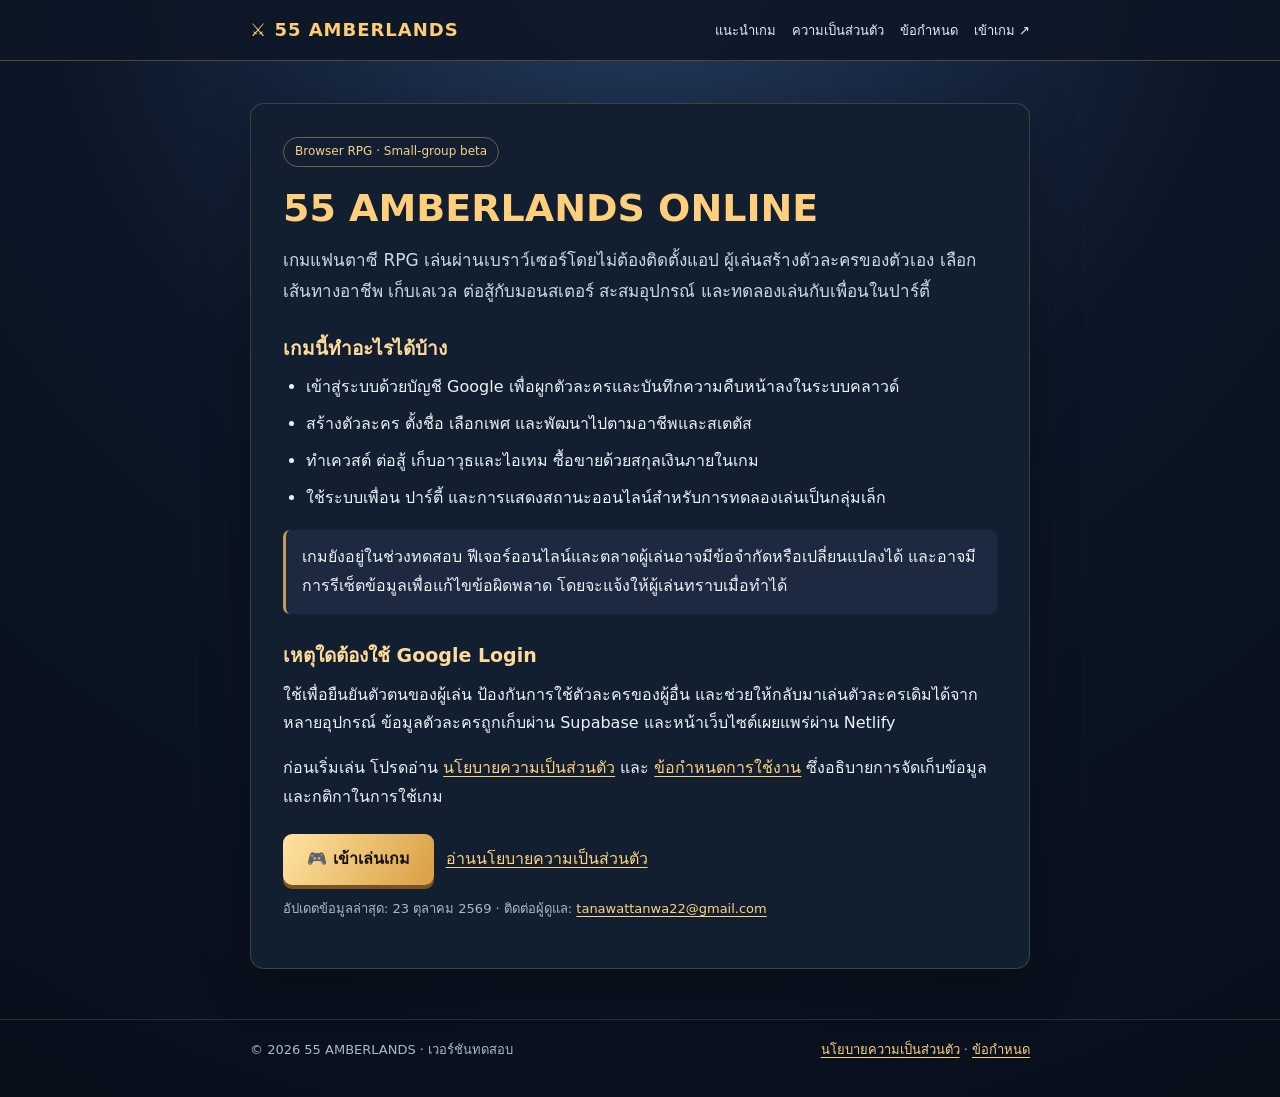
<file: about.html>
<!doctype html>
<html lang="th">
<head>
  <meta charset="utf-8">
  <meta name="viewport" content="width=device-width,initial-scale=1,viewport-fit=cover">
  <meta name="description" content="เว็บไซต์แนะนำเกม 55 AMBERLANDS เกม RPG ออนไลน์ผ่านเว็บ พร้อมลิงก์นโยบายความเป็นส่วนตัวและข้อกำหนดการใช้งาน">
  <meta name="robots" content="index,follow">
  <meta name="theme-color" content="#0b1423">
  <link rel="canonical" href="https://55-amberlands.netlify.app/about.html">
  <link rel="stylesheet" href="./legal.css">
  <title>เกี่ยวกับเกม | 55 AMBERLANDS</title>
</head>
<body>
<header class="site-header"><div class="wrap header-row"><a class="brand" href="./about.html">⚔ 55 AMBERLANDS</a><nav aria-label="เมนูข้อมูลเกม"><a href="./about.html" aria-current="page">แนะนำเกม</a><a href="./privacy.html">ความเป็นส่วนตัว</a><a href="./terms.html">ข้อกำหนด</a><a href="./">เข้าเกม ↗</a></nav></div></header>
<main class="wrap"><article class="card">
<span class="pill">Browser RPG · Small-group beta</span>
<h1>55 AMBERLANDS ONLINE</h1>
<p class="lede">เกมแฟนตาซี RPG เล่นผ่านเบราว์เซอร์โดยไม่ต้องติดตั้งแอป ผู้เล่นสร้างตัวละครของตัวเอง เลือกเส้นทางอาชีพ เก็บเลเวล ต่อสู้กับมอนสเตอร์ สะสมอุปกรณ์ และทดลองเล่นกับเพื่อนในปาร์ตี้</p>
<h2>เกมนี้ทำอะไรได้บ้าง</h2>
<ul>
 <li>เข้าสู่ระบบด้วยบัญชี Google เพื่อผูกตัวละครและบันทึกความคืบหน้าลงในระบบคลาวด์</li>
 <li>สร้างตัวละคร ตั้งชื่อ เลือกเพศ และพัฒนาไปตามอาชีพและสเตตัส</li>
 <li>ทำเควสต์ ต่อสู้ เก็บอาวุธและไอเทม ซื้อขายด้วยสกุลเงินภายในเกม</li>
 <li>ใช้ระบบเพื่อน ปาร์ตี้ และการแสดงสถานะออนไลน์สำหรับการทดลองเล่นเป็นกลุ่มเล็ก</li>
</ul>
<p class="notice">เกมยังอยู่ในช่วงทดสอบ ฟีเจอร์ออนไลน์และตลาดผู้เล่นอาจมีข้อจำกัดหรือเปลี่ยนแปลงได้ และอาจมีการรีเซ็ตข้อมูลเพื่อแก้ไขข้อผิดพลาด โดยจะแจ้งให้ผู้เล่นทราบเมื่อทำได้</p>
<h2>เหตุใดต้องใช้ Google Login</h2>
<p>ใช้เพื่อยืนยันตัวตนของผู้เล่น ป้องกันการใช้ตัวละครของผู้อื่น และช่วยให้กลับมาเล่นตัวละครเดิมได้จากหลายอุปกรณ์ ข้อมูลตัวละครถูกเก็บผ่าน Supabase และหน้าเว็บไซต์เผยแพร่ผ่าน Netlify</p>
<p>ก่อนเริ่มเล่น โปรดอ่าน <a href="./privacy.html">นโยบายความเป็นส่วนตัว</a> และ <a href="./terms.html">ข้อกำหนดการใช้งาน</a> ซึ่งอธิบายการจัดเก็บข้อมูลและกติกาในการใช้เกม</p>
<div class="links"><a class="btn" href="./">🎮 เข้าเล่นเกม</a><a href="./privacy.html">อ่านนโยบายความเป็นส่วนตัว</a></div>
<p class="small">อัปเดตข้อมูลล่าสุด: 23 ตุลาคม 2569 · ติดต่อผู้ดูแล: <a href="mailto:tanawattanwa22@gmail.com">tanawattanwa22@gmail.com</a></p>
</article></main>
<footer><div class="wrap"><span>© 2026 55 AMBERLANDS · เวอร์ชันทดสอบ</span><span><a href="./privacy.html">นโยบายความเป็นส่วนตัว</a> · <a href="./terms.html">ข้อกำหนด</a></span></div></footer>
</body>
</html>
</file>
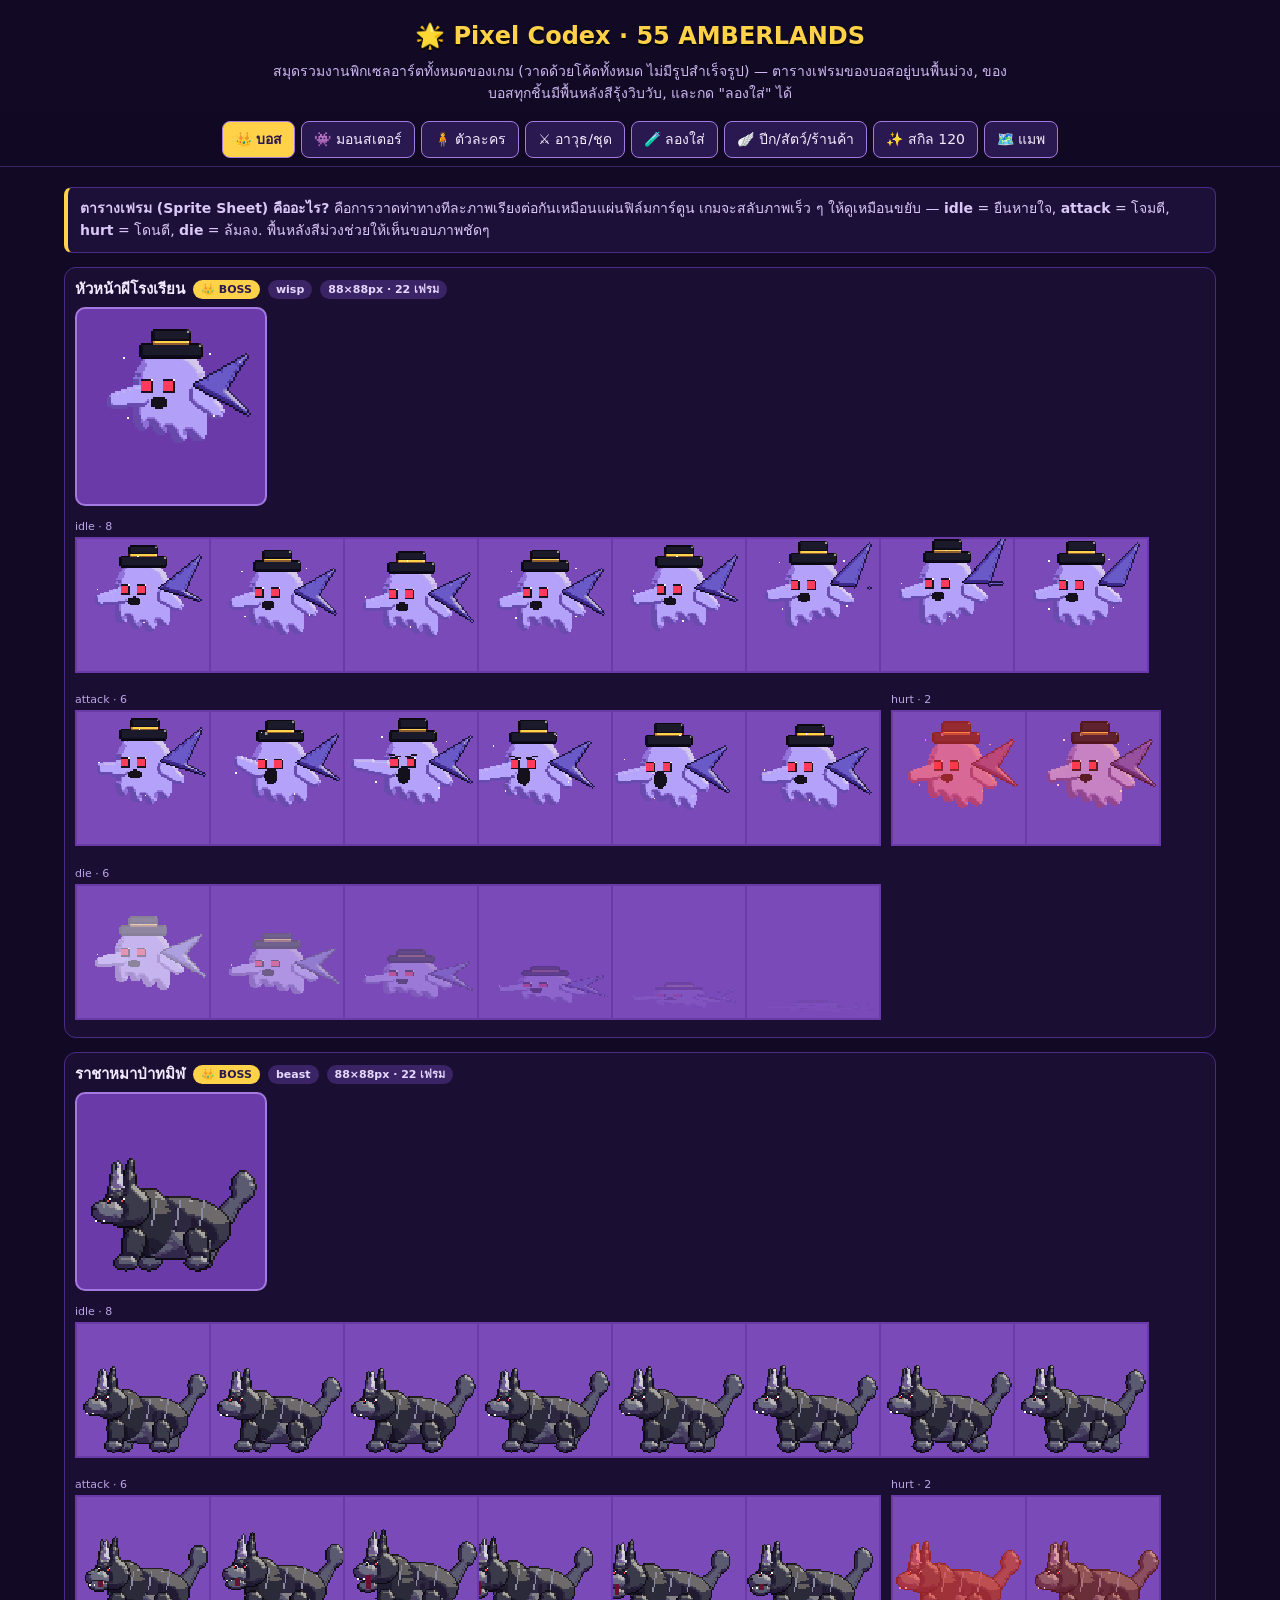
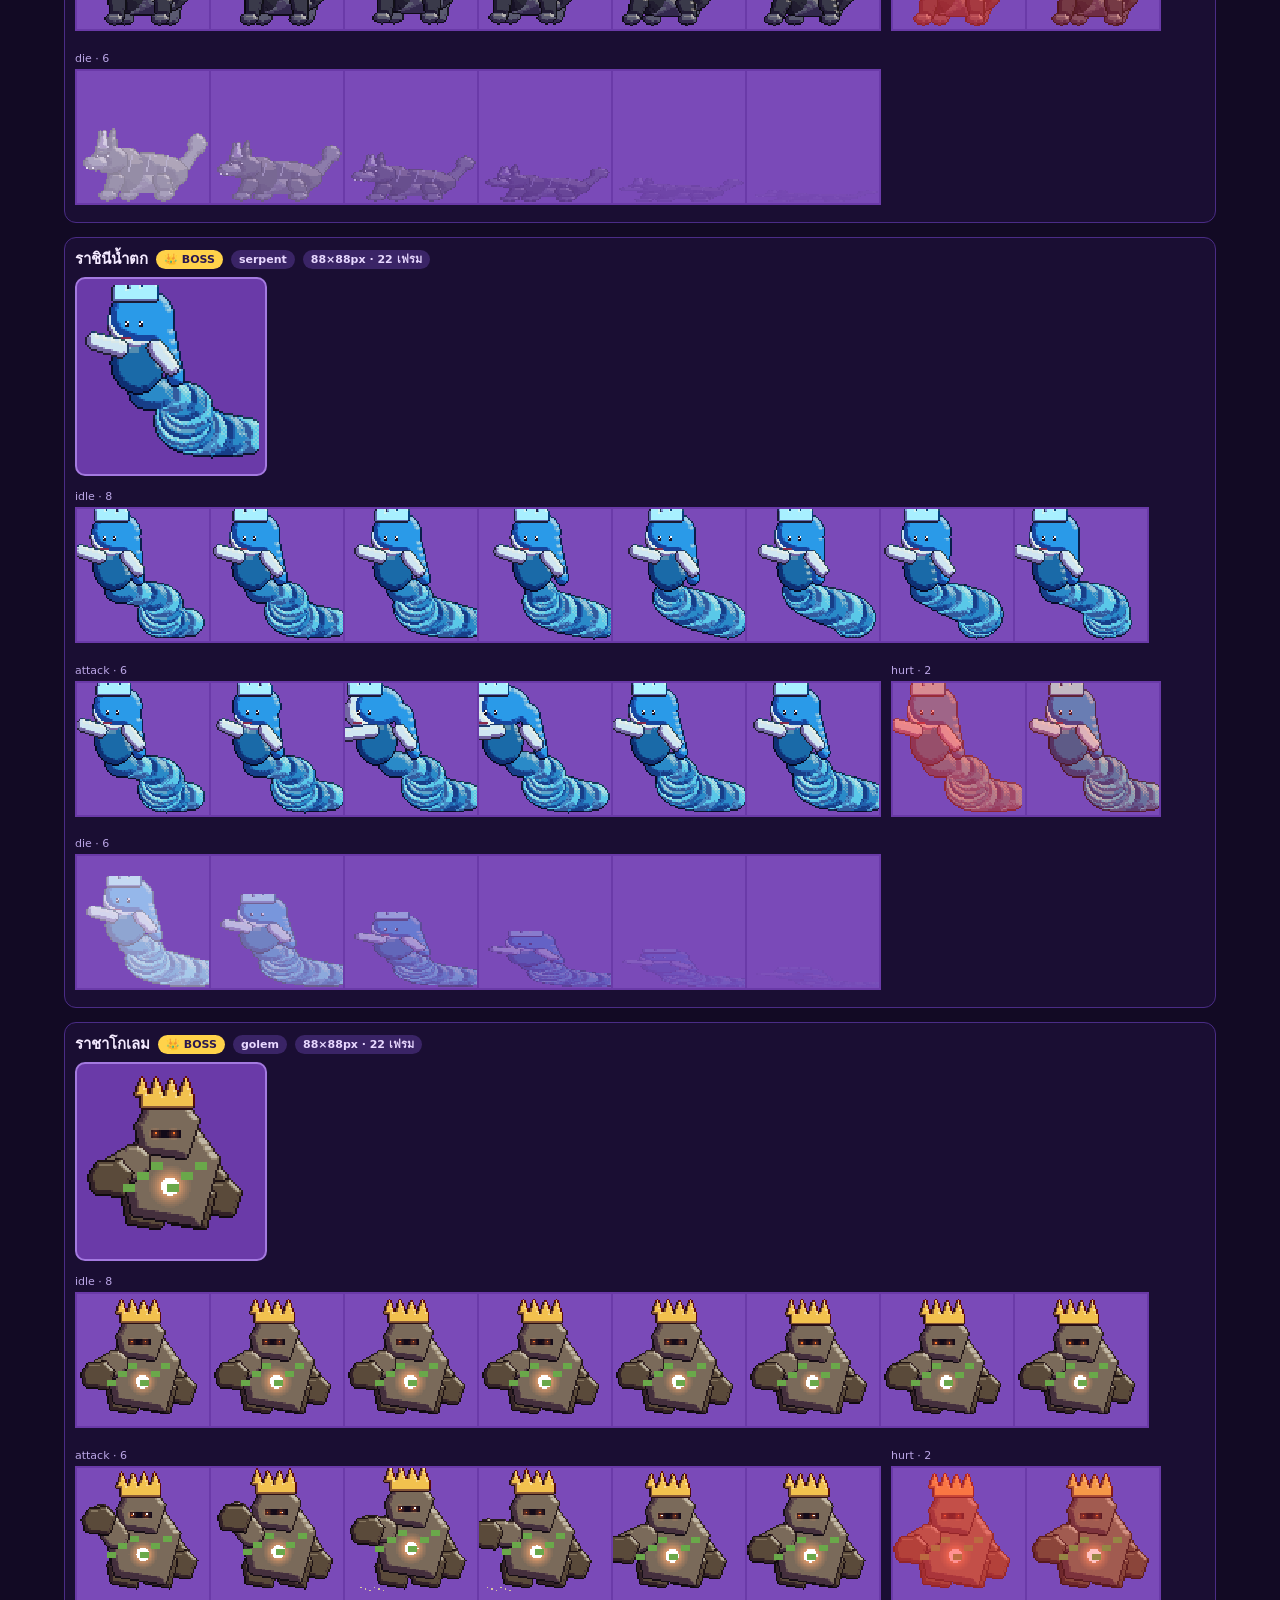
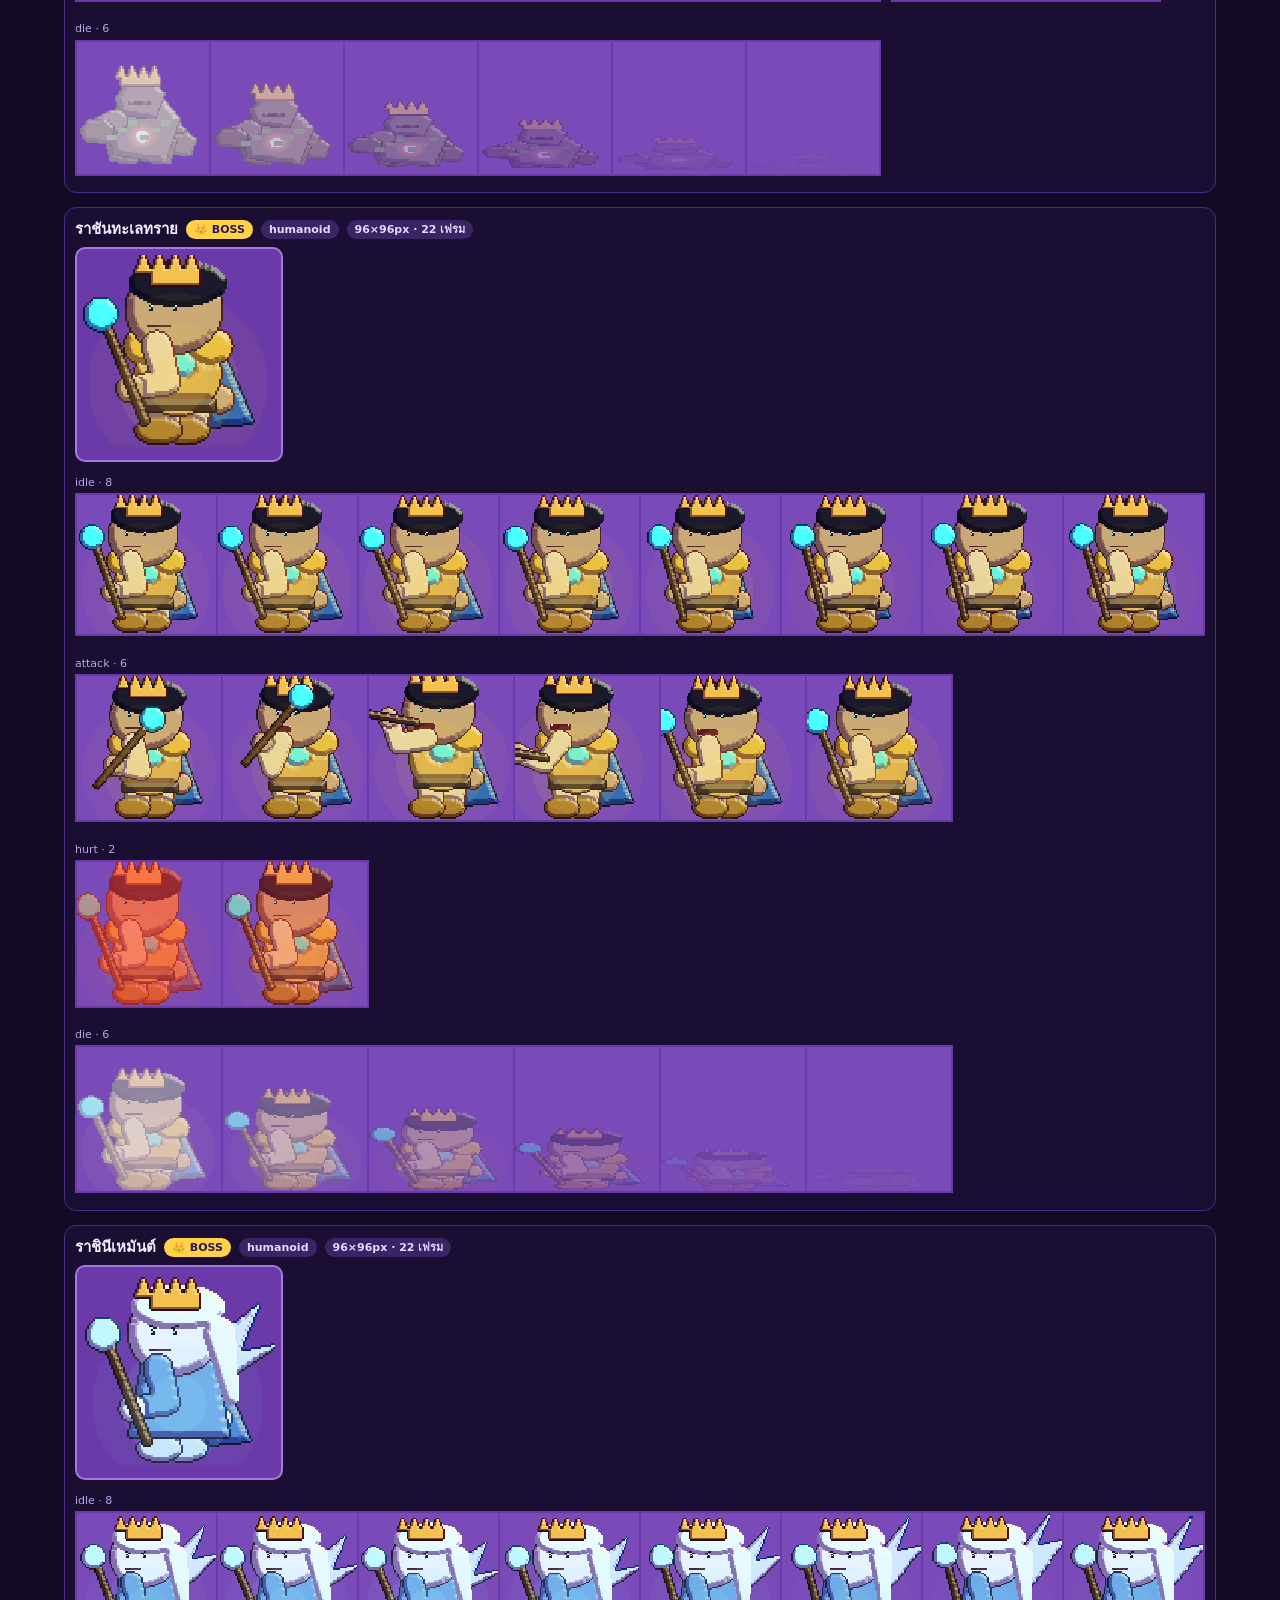
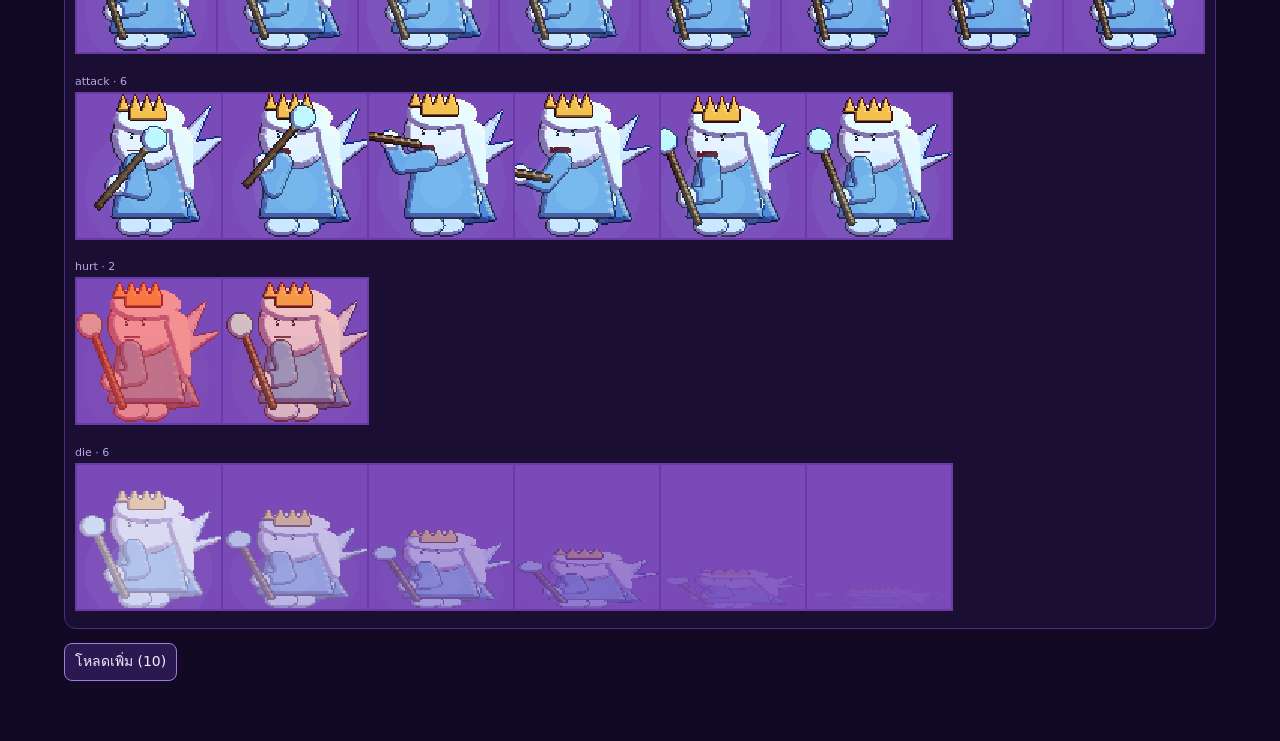
<file: pixel-codex.html>
<!doctype html>
<html lang="th"><head><meta charset="utf-8"><meta name="viewport" content="width=device-width,initial-scale=1">
<title>Pixel Codex · 55 AMBERLANDS</title>
<style>
:root{--bg:#120a24;--pur:#6a3aa8;--pur2:#7a4ab8;--ink:#f4eaff;--gold:#ffd24a;--line:#a47ae0}
*{box-sizing:border-box}body{margin:0;background:var(--bg);color:var(--ink);font:14px/1.55 system-ui,"Noto Sans Thai",sans-serif}
header{padding:18px 16px 8px;text-align:center}h1{margin:0;font-size:24px;color:var(--gold);text-shadow:0 2px 0 #000}
header p{margin:6px auto 0;max-width:760px;color:#cdb8f2}
nav{position:sticky;top:0;z-index:9;display:flex;gap:6px;flex-wrap:wrap;justify-content:center;background:#120a24ee;padding:8px;border-bottom:1px solid #3a2466}
nav button{background:#2a1850;color:var(--ink);border:1px solid var(--line);border-radius:8px;padding:7px 12px;font:inherit;cursor:pointer}
nav button.on{background:var(--gold);color:#2a1850;font-weight:700}
main{max-width:1180px;margin:0 auto;padding:12px 14px 60px}section{display:none}section.on{display:block}
.note{background:#1d1038;border:1px solid #4a2c86;border-left:4px solid var(--gold);border-radius:8px;padding:10px 12px;margin:8px 0 14px;color:#d9c8f8}
.card{background:#1a0e33;border:1px solid #4a2c86;border-radius:12px;padding:10px;margin:0 0 14px}
.card h3{margin:0 0 6px;font-size:15px;display:flex;gap:8px;align-items:center;flex-wrap:wrap}
.tag{font-size:11px;background:#3a2466;border-radius:99px;padding:1px 8px;color:#e8d8ff}.tag.boss{background:var(--gold);color:#2a1850;font-weight:700}
.tbl{display:flex;gap:10px;flex-wrap:wrap;align-items:flex-start}
.tbl figure{margin:0}.tbl figcaption{font-size:11px;color:#bba6e6;margin:2px 0}
canvas,img{image-rendering:pixelated;image-rendering:crisp-edges;max-width:100%}
.live{background:var(--pur);border:2px solid var(--line);border-radius:10px;padding:6px;display:inline-block}
.grid{display:grid;grid-template-columns:repeat(auto-fill,minmax(170px,1fr));gap:10px}
.mini{background:#1a0e33;border:1px solid #4a2c86;border-radius:10px;padding:6px;text-align:center;font-size:12px}
.mini .pv{background:var(--pur);border-radius:8px;display:flex;align-items:center;justify-content:center;min-height:84px;margin-bottom:4px}
.row{display:flex;gap:8px;flex-wrap:wrap;margin:6px 0}
select,button.act{background:#2a1850;color:var(--ink);border:1px solid var(--line);border-radius:8px;padding:7px 10px;font:inherit}
.stage{position:relative;width:260px;height:240px;border-radius:12px;overflow:hidden;border:2px solid var(--line)}
.stage .bg{position:absolute;inset:0;width:100%;height:100%;object-fit:cover}.stage .ch{position:absolute;left:50%;bottom:8px;height:210px;transform:translateX(-50%)}
.maps canvas{width:100%;border:2px solid var(--line);border-radius:10px;background:#000}
.maps .m{background:#1a0e33;padding:6px;border-radius:12px;border:1px solid #4a2c86}
</style></head><body>
<header><h1>🌟 Pixel Codex · 55 AMBERLANDS</h1>
<p>สมุดรวมงานพิกเซลอาร์ตทั้งหมดของเกม (วาดด้วยโค้ดทั้งหมด ไม่มีรูปสำเร็จรูป) — ตารางเฟรมของบอสอยู่บนพื้นม่วง, ของบอสทุกชิ้นมีพื้นหลังสีรุ้งวิบวับ, และกด "ลองใส่" ได้</p></header>
<nav id="nav"></nav>
<main>
<section id="s-boss"><div class="note"><b>ตารางเฟรม (Sprite Sheet) คืออะไร?</b> คือการวาดท่าทางทีละภาพเรียงต่อกันเหมือนแผ่นฟิล์มการ์ตูน เกมจะสลับภาพเร็ว ๆ ให้ดูเหมือนขยับ — <b>idle</b> = ยืนหายใจ, <b>attack</b> = โจมตี, <b>hurt</b> = โดนตี, <b>die</b> = ล้มลง. พื้นหลังสีม่วงช่วยให้เห็นขอบภาพชัดๆ</div><div id="bosses"></div></section>
<section id="s-mon"><div class="note">มอนสเตอร์ปกติทุกตัว (พื้นม่วงเช่นกัน) — ทุกตัวมี 4 ชุดท่า รวม 22 เฟรม</div><div id="mons"></div></section>
<section id="s-hero"><div class="note">ตัวละครผู้เล่นทุกอาชีพ ทั้งชายและหญิง — ท่ายืน (idle 8 เฟรม) และท่าต่อสู้ (fight 8 เฟรม) ถืออาวุธจริงที่สวมอยู่</div><div id="heroes"></div></section>
<section id="s-gear"><div class="note">อาวุธและชุดทุกชิ้น: แถวบนคือของธรรมดา, <b>ของบอส/ดันเจียนมีพื้นหลังสีรุ้งวิบวับเคลื่อนไหว</b> (กดค้างไม่ต้อง — มันขยับเอง)</div><div id="gear"></div></section>
<section id="s-try"><div class="note"><b>ลองใส่:</b> เลือกอาชีพ/ประเภท/ธีม แล้วดูตัวละครสวมของนั้นแบบขยับได้ — เลือก "ของบอส" เพื่อให้พื้นเวทีเป็นสีรุ้งวิบวับ</div><div id="try"></div></section>
<section id="s-shop"><div class="note">ปีกคอสตูม 2 แบบ, สุนัขคู่ใจ, และของใน Item Shop ทั้งหมด (ตั๋วปีก, ตำราสกิล, บัตร DUO, อาหาร, น้ำยารีเซ็ต)</div><div id="shop"></div></section>
<section id="s-skill"><div class="note">120 สกิล = 20 รูปแบบเอฟเฟกต์ × 3 สายพลัง × 10 ระดับ — แต่ละสกิลมี 10 เฟรม (ยิ่งระดับสูงยิ่งใหญ่/มีรายละเอียดเยอะ) เลื่อนลงเพื่อโหลดเพิ่ม</div><div class="row"><select id="skJob"><option value="">ทุกอาชีพ</option></select><select id="skPath"><option value="">ทุกสาย</option><option>POWER</option><option>DEX</option><option>INT</option></select></div><div id="skills" class="grid"></div></section>
<section id="s-map"><div class="note">แมพทั้ง 10 + ดันเจียน 2 แห่ง: ฉากเคลื่อนไหวจริง (เมฆ ใบไม้ ไฟ หิมะ แสงออโรร่า ฯลฯ) วาดสดทุกเฟรม</div><div id="maps" class="grid maps"></div></section>
</main>
<script src="./v24_px_core.js"></script><script src="./v24_px_weapons.js"></script><script src="./v24_px_heroes.js"></script><script src="./v24_px_creatures.js"></script><script src="./v24_px_scenes.js"></script><script src="./v24_px_items.js"></script><script src="./v24_px_skills.js"></script><script src="./v24_px_shop.js"></script>
<script>
const SKILLS=[["ดาบ_POWER_0", "ฟันหนัก", "ดาบ", "POWER", 0, "cleave"], ["ดาบ_POWER_1", "ผ่าศิลา", "ดาบ", "POWER", 1, "crosscut"], ["ดาบ_POWER_2", "ดาบทะลวง", "ดาบ", "POWER", 2, "whirl"], ["ดาบ_POWER_3", "สะบั้นเกราะ", "ดาบ", "POWER", 3, "bladeburst"], ["ดาบ_POWER_4", "พายุคมดาบ", "ดาบ", "POWER", 4, "swordrain"], ["ดาบ_POWER_5", "ราชันพิฆาต", "ดาบ", "POWER", 5, "cleave"], ["ดาบ_POWER_6", "ดาบสังหาร", "ดาบ", "POWER", 6, "crosscut"], ["ดาบ_POWER_7", "ผ่ามิติ", "ดาบ", "POWER", 7, "whirl"], ["ดาบ_POWER_8", "จักรพรรดิดาบ", "ดาบ", "POWER", 8, "bladeburst"], ["ดาบ_POWER_9", "มหาดาบอสูร", "ดาบ", "POWER", 9, "swordrain"], ["ดาบ_DEX_0", "ฟันฉับไว", "ดาบ", "DEX", 0, "cleave"], ["ดาบ_DEX_1", "ดาบคู่เงา", "ดาบ", "DEX", 1, "crosscut"], ["ดาบ_DEX_2", "คมดาบวายุ", "ดาบ", "DEX", 2, "whirl"], ["ดาบ_DEX_3", "แทงต่อเนื่อง", "ดาบ", "DEX", 3, "bladeburst"], ["ดาบ_DEX_4", "ลมกรดสังหาร", "ดาบ", "DEX", 4, "swordrain"], ["ดาบ_DEX_5", "กระบวนท่าเงา", "ดาบ", "DEX", 5, "cleave"], ["ดาบ_DEX_6", "พริบตาฟัน", "ดาบ", "DEX", 6, "crosscut"], ["ดาบ_DEX_7", "หมื่นคมดาบ", "ดาบ", "DEX", 7, "whirl"], ["ดาบ_DEX_8", "อัสนีคมดาบ", "ดาบ", "DEX", 8, "bladeburst"], ["ดาบ_DEX_9", "ร่ายรำดาบเทพ", "ดาบ", "DEX", 9, "swordrain"], ["ดาบ_INT_0", "พลังปราณดาบ", "ดาบ", "INT", 0, "cleave"], ["ดาบ_INT_1", "คลื่นดาบ", "ดาบ", "INT", 1, "crosscut"], ["ดาบ_INT_2", "ดาบเวท", "ดาบ", "INT", 2, "whirl"], ["ดาบ_INT_3", "คมแสง", "ดาบ", "INT", 3, "bladeburst"], ["ดาบ_INT_4", "ดาบดูดพลัง", "ดาบ", "INT", 4, "swordrain"], ["ดาบ_INT_5", "ม่านดาบมนตรา", "ดาบ", "INT", 5, "cleave"], ["ดาบ_INT_6", "สุริยาดาบ", "ดาบ", "INT", 6, "crosscut"], ["ดาบ_INT_7", "ดาบจันทรา", "ดาบ", "INT", 7, "whirl"], ["ดาบ_INT_8", "มังกรอาคม", "ดาบ", "INT", 8, "bladeburst"], ["ดาบ_INT_9", "ดาบสวรรค์", "ดาบ", "INT", 9, "swordrain"], ["หมัด_POWER_0", "หมัดเหล็ก", "หมัด", "POWER", 0, "shockwave"], ["หมัด_POWER_1", "หมัดทะลวง", "หมัด", "POWER", 1, "uppercut"], ["หมัด_POWER_2", "หมัดพสุธา", "หมัด", "POWER", 2, "afterimage"], ["หมัด_POWER_3", "หมัดสั่นสะเทือน", "หมัด", "POWER", 3, "groundbreak"], ["หมัด_POWER_4", "หมัดอสูร", "หมัด", "POWER", 4, "spiralpunch"], ["หมัด_POWER_5", "กำปั้นยักษ์", "หมัด", "POWER", 5, "shockwave"], ["หมัด_POWER_6", "ระเบิดหมัด", "หมัด", "POWER", 6, "uppercut"], ["หมัด_POWER_7", "หมัดทลายภูผา", "หมัด", "POWER", 7, "afterimage"], ["หมัด_POWER_8", "หมัดราชัน", "หมัด", "POWER", 8, "groundbreak"], ["หมัด_POWER_9", "หมัดเทพสงคราม", "หมัด", "POWER", 9, "spiralpunch"], ["หมัด_DEX_0", "หมัดว่องไว", "หมัด", "DEX", 0, "shockwave"], ["หมัด_DEX_1", "หมัดรัว", "หมัด", "DEX", 1, "uppercut"], ["หมัด_DEX_2", "หลบหลีก", "หมัด", "DEX", 2, "afterimage"], ["หมัด_DEX_3", "หมัดลม", "หมัด", "DEX", 3, "groundbreak"], ["หมัด_DEX_4", "หมัดเงา", "หมัด", "DEX", 4, "spiralpunch"], ["หมัด_DEX_5", "พายุหมัด", "หมัด", "DEX", 5, "shockwave"], ["หมัด_DEX_6", "หมัดพิฆาตต่อเนื่อง", "หมัด", "DEX", 6, "uppercut"], ["หมัด_DEX_7", "วิชาก้าวพริบตา", "หมัด", "DEX", 7, "afterimage"], ["หมัด_DEX_8", "หมัดอัสนี", "หมัด", "DEX", 8, "groundbreak"], ["หมัด_DEX_9", "หมื่นหมัดไร้เงา", "หมัด", "DEX", 9, "spiralpunch"], ["หมัด_INT_0", "ปราณนักสู้", "หมัด", "INT", 0, "shockwave"], ["หมัด_INT_1", "หมัดเพลิง", "หมัด", "INT", 1, "uppercut"], ["หมัด_INT_2", "หมัดน้ำแข็ง", "หมัด", "INT", 2, "afterimage"], ["หมัด_INT_3", "หมัดเวท", "หมัด", "INT", 3, "groundbreak"], ["หมัด_INT_4", "หมัดสายฟ้า", "หมัด", "INT", 4, "spiralpunch"], ["หมัด_INT_5", "เกราะปราณ", "หมัด", "INT", 5, "shockwave"], ["หมัด_INT_6", "ระเบิดพลังจิต", "หมัด", "INT", 6, "uppercut"], ["หมัด_INT_7", "หมัดวิญญาณ", "หมัด", "INT", 7, "afterimage"], ["หมัด_INT_8", "พลังจิตอสูร", "หมัด", "INT", 8, "groundbreak"], ["หมัด_INT_9", "หมัดจักรวาล", "หมัด", "INT", 9, "spiralpunch"], ["ธนู_POWER_0", "ยิงทะลวง", "ธนู", "POWER", 0, "arrowswarm"], ["ธนู_POWER_1", "ลูกศรหนัก", "ธนู", "POWER", 1, "pierce"], ["ธนู_POWER_2", "ยิงจุดตาย", "ธนู", "POWER", 2, "arrowrain"], ["ธนู_POWER_3", "ศรเจาะเกราะ", "ธนู", "POWER", 3, "homing"], ["ธนู_POWER_4", "ฝนศร", "ธนู", "POWER", 4, "bowburst"], ["ธนู_POWER_5", "ศรพิฆาต", "ธนู", "POWER", 5, "arrowswarm"], ["ธนู_POWER_6", "ศรยักษ์", "ธนู", "POWER", 6, "pierce"], ["ธนู_POWER_7", "ศรระเบิด", "ธนู", "POWER", 7, "arrowrain"], ["ธนู_POWER_8", "ธนูราชัน", "ธนู", "POWER", 8, "homing"], ["ธนู_POWER_9", "ศรเทพทำลาย", "ธนู", "POWER", 9, "bowburst"], ["ธนู_DEX_0", "ยิงเร็ว", "ธนู", "DEX", 0, "arrowswarm"], ["ธนู_DEX_1", "ยิงสองดอก", "ธนู", "DEX", 1, "pierce"], ["ธนู_DEX_2", "สายลมหนุน", "ธนู", "DEX", 2, "arrowrain"], ["ธนู_DEX_3", "ยิงต่อเนื่อง", "ธนู", "DEX", 3, "homing"], ["ธนู_DEX_4", "ยิงห้าดอก", "ธนู", "DEX", 4, "bowburst"], ["ธนู_DEX_5", "เงานักล่า", "ธนู", "DEX", 5, "arrowswarm"], ["ธนู_DEX_6", "พายุศร", "ธนู", "DEX", 6, "pierce"], ["ธนู_DEX_7", "ศรแสงพริบตา", "ธนู", "DEX", 7, "arrowrain"], ["ธนู_DEX_8", "ห่าศรสังหาร", "ธนู", "DEX", 8, "homing"], ["ธนู_DEX_9", "ฝนดาวตก", "ธนู", "DEX", 9, "bowburst"], ["ธนู_INT_0", "ศรเวท", "ธนู", "INT", 0, "arrowswarm"], ["ธนู_INT_1", "ศรเพลิง", "ธนู", "INT", 1, "pierce"], ["ธนู_INT_2", "ศรน้ำแข็ง", "ธนู", "INT", 2, "arrowrain"], ["ธนู_INT_3", "ศรพิษ", "ธนู", "INT", 3, "homing"], ["ธนู_INT_4", "ศรสายฟ้า", "ธนู", "INT", 4, "bowburst"], ["ธนู_INT_5", "พรนักล่า", "ธนู", "INT", 5, "arrowswarm"], ["ธนู_INT_6", "ศรอาคม", "ธนู", "INT", 6, "pierce"], ["ธนู_INT_7", "ศรวิญญาณ", "ธนู", "INT", 7, "arrowrain"], ["ธนู_INT_8", "ศรแสงจันทร์", "ธนู", "INT", 8, "homing"], ["ธนู_INT_9", "ศรพิพากษา", "ธนู", "INT", 9, "bowburst"], ["จอมเวท_POWER_0", "ลูกไฟหนัก", "จอมเวท", "POWER", 0, "spellring"], ["จอมเวท_POWER_1", "ระเบิดเพลิง", "จอมเวท", "POWER", 1, "meteor"], ["จอมเวท_POWER_2", "อุกกาบาตเล็ก", "จอมเวท", "POWER", 2, "lightning"], ["จอมเวท_POWER_3", "เปลวไฟคลั่ง", "จอมเวท", "POWER", 3, "icecrystals"], ["จอมเวท_POWER_4", "ไฟนรก", "จอมเวท", "POWER", 4, "nova"], ["จอมเวท_POWER_5", "เพลิงมังกร", "จอมเวท", "POWER", 5, "spellring"], ["จอมเวท_POWER_6", "อุกกาบาต", "จอมเวท", "POWER", 6, "meteor"], ["จอมเวท_POWER_7", "พายุเพลิง", "จอมเวท", "POWER", 7, "lightning"], ["จอมเวท_POWER_8", "มหาอัคคี", "จอมเวท", "POWER", 8, "icecrystals"], ["จอมเวท_POWER_9", "วันสิ้นโลก", "จอมเวท", "POWER", 9, "nova"], ["จอมเวท_DEX_0", "เวทฉับไว", "จอมเวท", "DEX", 0, "spellring"], ["จอมเวท_DEX_1", "สายฟ้าเร็ว", "จอมเวท", "DEX", 1, "meteor"], ["จอมเวท_DEX_2", "น้ำแข็งแหลม", "จอมเวท", "DEX", 2, "lightning"], ["จอมเวท_DEX_3", "พายุลม", "จอมเวท", "DEX", 3, "icecrystals"], ["จอมเวท_DEX_4", "โซ่สายฟ้า", "จอมเวท", "DEX", 4, "nova"], ["จอมเวท_DEX_5", "เร่งร่ายเวท", "จอมเวท", "DEX", 5, "spellring"], ["จอมเวท_DEX_6", "พายุหิมะ", "จอมเวท", "DEX", 6, "meteor"], ["จอมเวท_DEX_7", "ฟ้าผ่า", "จอมเวท", "DEX", 7, "lightning"], ["จอมเวท_DEX_8", "พายุอัสนี", "จอมเวท", "DEX", 8, "icecrystals"], ["จอมเวท_DEX_9", "สายฟ้าพิพากษา", "จอมเวท", "DEX", 9, "nova"], ["จอมเวท_INT_0", "ลูกแก้วเวท", "จอมเวท", "INT", 0, "spellring"], ["จอมเวท_INT_1", "เกราะมานา", "จอมเวท", "INT", 1, "meteor"], ["จอมเวท_INT_2", "ดูดพลัง", "จอมเวท", "INT", 2, "lightning"], ["จอมเวท_INT_3", "วงแหวนอาคม", "จอมเวท", "INT", 3, "icecrystals"], ["จอมเวท_INT_4", "คลื่นจิต", "จอมเวท", "INT", 4, "nova"], ["จอมเวท_INT_5", "ฟื้นฟูมานา", "จอมเวท", "INT", 5, "spellring"], ["จอมเวท_INT_6", "เวทโบราณ", "จอมเวท", "INT", 6, "meteor"], ["จอมเวท_INT_7", "มิติเวท", "จอมเวท", "INT", 7, "lightning"], ["จอมเวท_INT_8", "มหาเวทดวงดาว", "จอมเวท", "INT", 8, "icecrystals"], ["จอมเวท_INT_9", "จักรวาลมนตรา", "จอมเวท", "INT", 9, "nova"]];
const $=s=>document.querySelector(s),el=(t,c,h)=>{const e=document.createElement(t);if(c)e.className=c;if(h!=null)e.innerHTML=h;return e};
const PUR='#6a3aa8',PUR2='#7a4ab8';
const sheet=(fr,cols,sc)=>PX.sheet(fr,cols,{scale:sc,bg:PUR,cell:PUR2,pad:2});
const TABS=[['boss','👑 บอส'],['mon','👾 มอนสเตอร์'],['hero','🧍 ตัวละคร'],['gear','⚔️ อาวุธ/ชุด'],['try','🧪 ลองใส่'],['shop','🪽 ปีก/สัตว์/ร้านค้า'],['skill','✨ สกิล 120'],['map','🗺️ แมพ']];
const built={};
function show(id){document.querySelectorAll('section').forEach(s=>s.classList.toggle('on',s.id==='s-'+id));document.querySelectorAll('nav button').forEach(b=>b.classList.toggle('on',b.dataset.id===id));if(!built[id]){built[id]=1;BUILD[id]();}location.hash=id}
TABS.forEach(([id,t])=>{const b=el('button','',t);b.dataset.id=id;b.onclick=()=>show(id);$('#nav').appendChild(b)});

function creatureCard(name){
  const t=PX.creatures.table(name),c=el('div','card');
  c.innerHTML=`<h3>${name} <span class="tag ${t.boss?'boss':''}">${t.boss?'👑 BOSS':'มอนสเตอร์'}</span><span class="tag">${t.plan}</span><span class="tag">${t.S}×${t.S}px · ${t.idle.length+t.attack.length+t.hurt.length+t.die.length} เฟรม</span></h3>`;
  const live=el('div','live'),im=new Image();im.src=PX.creatures.reg(name);im.style.width=(t.S*(t.boss?2:2.4))+'px';live.appendChild(im);
  const tbl=el('div','tbl');tbl.appendChild(live);
  for(const k of ['idle','attack','hurt','die']){const f=el('figure','',`<figcaption>${k} · ${t[k].length}</figcaption>`);f.appendChild(sheet(t[k],Math.min(8,t[k].length),t.boss?1.5:2));tbl.appendChild(f)}
  c.appendChild(tbl);return c;
}
const BOSSNAMES=Object.keys(PX.creatures.TABLE).filter(n=>PX.creatures.TABLE[n].boss),ALLN=Object.keys(PX.creatures.TABLE);
const BUILD={
 boss(){lazyList($('#bosses'),BOSSNAMES,creatureCard)},
 mon(){lazyList($('#mons'),ALLN.filter(n=>!PX.creatures.TABLE[n].boss),creatureCard)},
 hero(){const box=$('#heroes');for(const job of Object.keys(PX.hero.JOBS))for(const g of ['male','female']){const fr=PX.hero.frames(job,g,job==='นักผจญภัย'?null:PX.weaponSpec({w:'อาวุธฝึกหัด',wt:job,wr:0,we:0,wl:1}));const c=el('div','card',`<h3>${job} <span class="tag">${g==='male'?'ชาย':'หญิง'}</span></h3>`);const t=el('div','tbl');const live=el('div','live'),im=new Image();im.src=PX.hero.reg(job,g,job==='นักผจญภัย'?null:PX.weaponSpec({w:'อาวุธฝึกหัด',wt:job,wr:0,we:0,wl:1}));im.style.width='128px';live.appendChild(im);t.appendChild(live);
   for(const k of ['idle','fight']){const f=el('figure','',`<figcaption>${k}</figcaption>`);f.appendChild(sheet(fr[k],8,1.6));t.appendChild(f)}c.appendChild(t);box.appendChild(c)}},
 gear(){const box=$('#gear'),CL=['ดาบ','หมัด','ธนู','จอมเวท'];
  for(const cls of CL){const c=el('div','card',`<h3>${cls} · อาวุธ <span class="tag">ธรรมดา → ตำนาน</span></h3>`);const t=el('div','tbl');
    for(const th of ['normal','fire','ice','prism'])for(const tier of [0,1,2,3]){const sp={cls,tier,theme:th,seed:tier+1};const ic=PX.weapon.icon(sp,32);const f=el('figure','',`<figcaption>${th} T${tier}</figcaption>`);
      const frames=[];if(th==='normal'){frames.push(ic)}else{for(let k=0;k<8;k++){const tile=PX.items.rainbowTile(36,k,8);tile.blit(ic,2,2,{rim:false});frames.push(tile)}}
      const im=new Image();im.src=PX.anim.reg('cdx|w|'+cls+th+tier,frames,{fps:7});im.style.width=(th==='normal'?64:90)+'px';f.appendChild(im);t.appendChild(f)}
    c.appendChild(t);box.appendChild(c)}
  for(const [s,nm] of [['S','ชุด'],['G','ถุงมือ'],['B','รองเท้า'],['R','แหวน']]){const c=el('div','card',`<h3>${nm}</h3>`),t=el('div','tbl');
    for(const cls of (s==='R'?['ดาบ']:CL))for(const th of ['normal','fire','ice','prism'])for(const tier of [1,3]){const ic=PX.items.armorIcon({cls,tier,theme:th,seed:1},s);const frames=[];if(th==='normal'){frames.push(ic)}else{for(let k=0;k<8;k++){const tile=PX.items.rainbowTile(36,k,8);tile.blit(ic,2,2,{rim:false});frames.push(tile)}}
      const f=el('figure','',`<figcaption>${cls} ${th} T${tier}</figcaption>`);const im=new Image();im.src=PX.anim.reg('cdx|a|'+s+cls+th+tier,frames,{fps:7});im.style.width=(th==='normal'?56:80)+'px';f.appendChild(im);t.appendChild(f)}
    c.appendChild(t);box.appendChild(c)}
  const c=el('div','card','<h3>ไอเทมเบ็ดเตล็ด / แร่ดันเจียน</h3>'),t=el('div','tbl');for(const n of PX.items.names()){const f=el('figure','',`<figcaption>${n}</figcaption>`),im=new Image();im.src=PX.items.iconURL(n);im.style.width='56px';f.appendChild(im);t.appendChild(f)}c.appendChild(t);box.appendChild(c)},
 try(){const box=$('#try');const sel=(id,opts)=>`<select id="${id}">${opts.map(o=>`<option value="${o[0]}">${o[1]}</option>`).join('')}</select>`;
  box.innerHTML=`<div class="row">${sel('tJob',[['ดาบ','ดาบ'],['หมัด','หมัด'],['ธนู','ธนู'],['จอมเวท','จอมเวท']])}${sel('tG',[['male','ชาย'],['female','หญิง']])}${sel('tSlot',[['W','อาวุธ'],['S','ชุด'],['G','ถุงมือ'],['B','รองเท้า'],['R','แหวน']])}${sel('tTh',[['normal','ธรรมดา'],['fire','ไฟ'],['ice','น้ำแข็ง'],['prism','รุ้ง/ปริซึม']])}${sel('tTier',[[0,'ระดับ 0'],[1,'ระดับ 1'],[2,'ระดับ 2'],[3,'ระดับ 3']])}${sel('tBoss',[['0','ของธรรมดา'],['1','🌈 ของบอส']])}<button class="act" id="tFight">⚔️ ท่าโจมตี</button><button class="act" id="tIdle">🧍 ยืนนิ่ง</button></div><div class="stage"><img class="bg" id="tBg"><img class="ch" id="tCh"></div>`;
  let urls=null;const upd=()=>{const g={slot:$('#tSlot').value,cls:$('#tJob').value,name:($('#tBoss').value==='1'?'🌈 ':'')+'ของลองใส่ '+$('#tTh').value+$('#tTier').value,boss:$('#tBoss').value==='1',_th:$('#tTh').value,_tier:+$('#tTier').value};
    const keep=PX.weaponSpec;PX.weaponSpec=(x)=>{const s=keep(x);if(x&&x._th){s.theme=x._th;s.tier=x._tier}return s};
    try{urls=PX.shop.tryon($('#tJob').value,$('#tG').value,g,{w:'อาวุธฝึกหัด',wt:$('#tJob').value,wr:0,we:0,wl:1})}finally{PX.weaponSpec=keep}
    $('#tCh').src=urls.idle;$('#tBg').src=PX.shop.stageURL(g.boss)};
  box.querySelectorAll('select').forEach(s=>s.onchange=upd);$('#tFight').onclick=()=>$('#tCh').src=urls.fight;$('#tIdle').onclick=()=>$('#tCh').src=urls.idle;upd()},
 shop(){const box=$('#shop');const add=(title,frames,cols,sc,extra)=>{const c=el('div','card',`<h3>${title}</h3>`),t=el('div','tbl');if(extra)t.appendChild(extra);const f=el('figure','');f.appendChild(sheet(frames,cols,sc));t.appendChild(f);c.appendChild(t);box.appendChild(c)};
  for(const k of ['sun','moon']){const live=el('div','live'),im=new Image();im.src=PX.shop.wingURL(k);im.style.width='192px';live.appendChild(im);add(PX.shop.WINGS[k].name+' · กางปีก 8 เฟรม',PX.shop.wingSet(k),4,2,live)}
  const live=el('div','live'),im=new Image();im.src=PX.shop.dogURL();im.style.width='144px';live.appendChild(im);const d=PX.shop.dogSet();add('สุนัขผู้พิทักษ์ · ยืน 8 + เห่า 6 เฟรม',d.idle.concat(d.fight),7,2,live);
  const c=el('div','card','<h3>สินค้า Item Shop ทั้งหมด (พื้นม่วงประกาย)</h3>'),t=el('div','tbl');
  const LAB={tome_shield:'ตำราเกราะพิทักษ์',tome_regen:'ตำราฟื้นฟู',tome_attack:'ตำราพลังนักล่า',duo:'บัตร DUO',bone:'อาหารสุนัข',dogicon:'ลูกสุนัข',reset_skill:'น้ำยารีเซ็ตสกิล',reset_stat:'น้ำยารีเซ็ตสเตตัส',ticket_sun:'ตั๋วปีกสุริยัน',ticket_moon:'ตั๋วปีกจันทรา'};
  for(const n of PX.shop.goodsNames){const f=el('figure','',`<figcaption>${LAB[n]||n}</figcaption>`),i=new Image();i.src=PX.shop.goodsURL(n);i.style.width='96px';f.appendChild(i);t.appendChild(f)}c.appendChild(t);box.appendChild(c);
  const w=el('div','card','<h3>ปีก สวมบนตัวละคร (ตัวอย่าง)</h3>'),tt=el('div','tbl');for(const k of ['sun','moon']){const f=el('figure','',`<figcaption>${k}</figcaption>`),i=new Image();i.src=PX.shop.heroWingURL(k,'ดาบ','male',PX.weaponSpec({w:'ดาบ',wt:'ดาบ',wr:2,we:0,wl:30}));i.style.width='224px';f.appendChild(i);tt.appendChild(f)}w.appendChild(tt);box.appendChild(w)},
 skill(){const box=$('#skills'),jobs=[...new Set(SKILLS.map(s=>s[2]))];jobs.forEach(j=>$('#skJob').appendChild(new Option(j,j)));let shown=0,list=[];
  const render=()=>{box.innerHTML='';shown=0;list=SKILLS.filter(s=>(!$('#skJob').value||s[2]===$('#skJob').value)&&(!$('#skPath').value||s[3]===$('#skPath').value));more()};
  const more=()=>{for(const s of list.slice(shown,shown+24)){const cfg={style:s[5],job:s[2],path:s[3],index:s[4]},fr=PX.skills.frames(cfg),m=el('div','mini');const pv=el('div','pv'),im=new Image();im.src=PX.anim.reg('cdx|sk|'+s[0],fr.map(f=>{const b=new PX.Sp(64,64);b.fillAll(PUR);b.blit(f,0,0);return b}),{fps:10});im.style.width='128px';pv.appendChild(im);m.appendChild(pv);m.insertAdjacentHTML('beforeend',`<b>${s[1]}</b><br><small>${s[2]} · ${s[3]} · Lv${s[4]+1} · ${s[5]}</small>`);box.appendChild(m)}shown+=24;if(shown<list.length){const b=el('button','act','โหลดเพิ่ม…');b.style.gridColumn='1/-1';b.onclick=()=>{b.remove();more()};box.appendChild(b)}};
  $('#skJob').onchange=render;$('#skPath').onchange=render;render()},
 map(){const box=$('#maps'),keys=[...PX.scenes.KEYS,'dg_dragon','dg_ice'],names={school:'หมู่บ้านเริ่มต้น',forest:'ป่าเขียวชอุ่ม',water:'น้ำตกสายหมอก',ruins:'เหมืองหิน/ซากปรัก',desert:'ทะเลทราย',snow:'ภูเขาหิมะ',dragon:'ถ้ำมังกร',night:'นครรัตติกาล',dungeon:'ดันเจี้ยนเงียบ',worldboss:'ลานบอสโลก',dg_dragon:'ดันเจียน: ปราสาทมังกรเพลิง',dg_ice:'ดันเจียน: วิหารราชาน้ำแข็ง'};
  const items=keys.map(k=>{const m=el('div','m',`<b>${names[k]||k}</b>`),c=document.createElement('canvas'),W=200,H=120;c.width=W;c.height=H;m.appendChild(c);box.appendChild(m);return {c,sc:PX.scenes.create(k,W,H),W,H}});
  const t0=performance.now();setInterval(()=>{for(const o of items){const sp=o.sc.render(performance.now()-t0);o.c.getContext('2d').putImageData(new ImageData(new Uint8ClampedArray(sp.d.buffer.slice(0)),o.W,o.H),0,0)}},90)}
};
function lazyList(box,names,mk){let i=0;const more=()=>{for(const n of names.slice(i,i+6))box.appendChild(mk(n));i+=6;if(i<names.length){const b=el('button','act','โหลดเพิ่ม ('+(names.length-i)+')');b.onclick=()=>{b.remove();more()};box.appendChild(b)}};more()}
PX.anim.start();show((location.hash||'#boss').slice(1)||'boss');
</script></body></html>
</file>
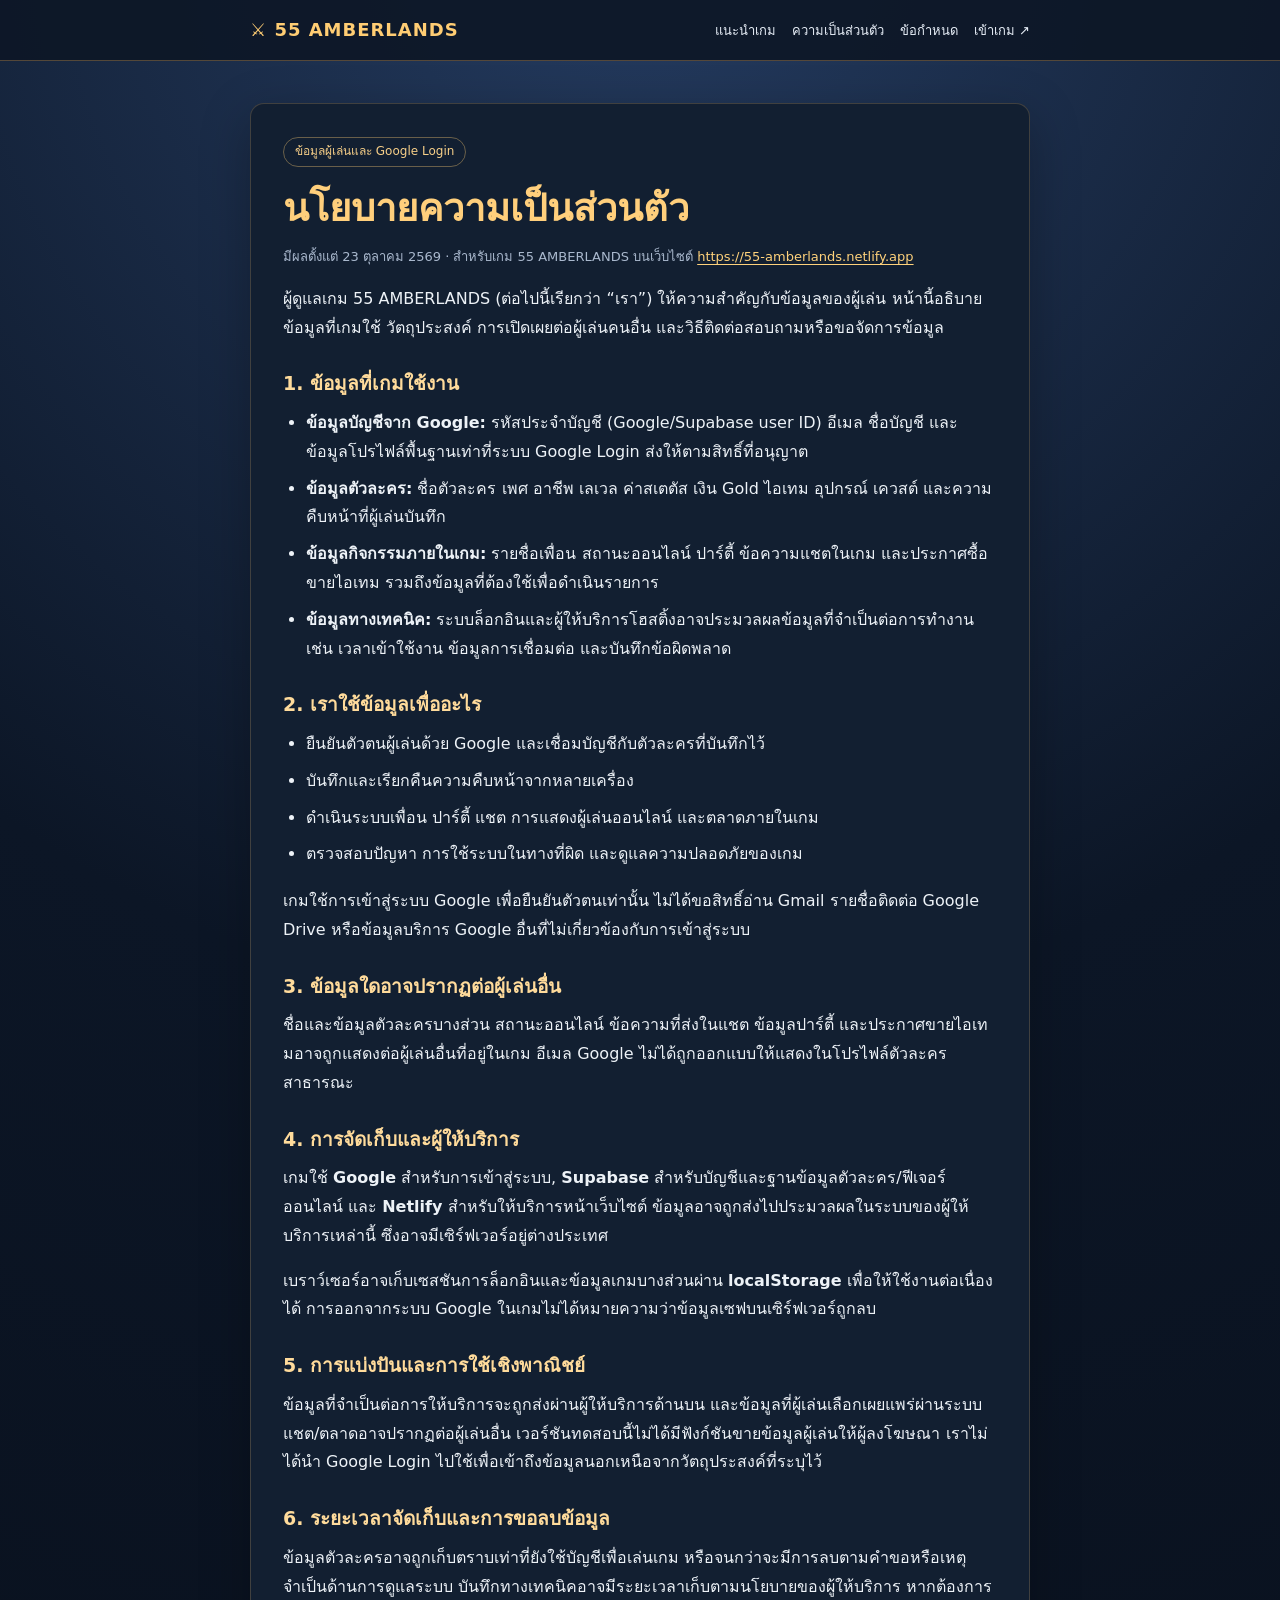
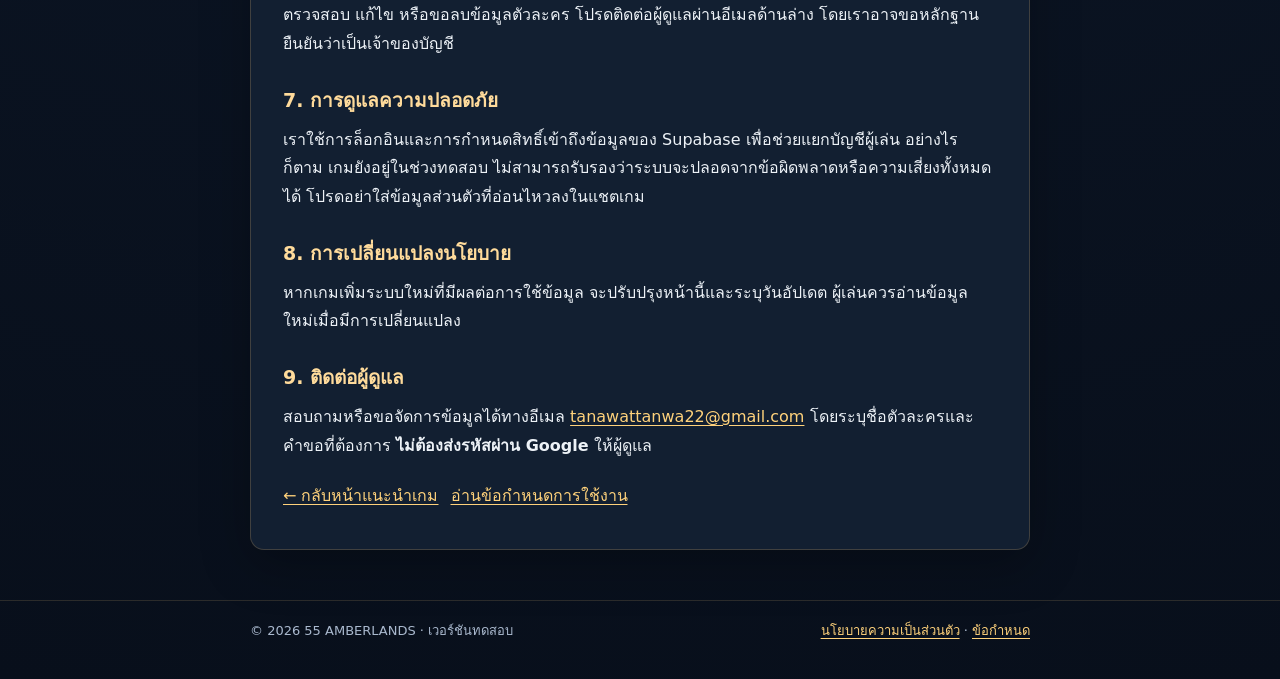
<file: privacy.html>
<!doctype html>
<html lang="th">
<head>
  <meta charset="utf-8">
  <meta name="viewport" content="width=device-width,initial-scale=1,viewport-fit=cover">
  <meta name="description" content="นโยบายความเป็นส่วนตัวของเกม 55 AMBERLANDS อธิบายข้อมูล Google Login, ข้อมูลตัวละคร และการติดต่อขอจัดการข้อมูล">
  <meta name="robots" content="index,follow">
  <meta name="theme-color" content="#0b1423">
  <link rel="canonical" href="https://55-amberlands.netlify.app/privacy.html">
  <link rel="stylesheet" href="./legal.css">
  <title>นโยบายความเป็นส่วนตัว | 55 AMBERLANDS</title>
</head>
<body>
<header class="site-header"><div class="wrap header-row"><a class="brand" href="./about.html">⚔ 55 AMBERLANDS</a><nav aria-label="เมนูข้อมูลเกม"><a href="./about.html">แนะนำเกม</a><a href="./privacy.html" aria-current="page">ความเป็นส่วนตัว</a><a href="./terms.html">ข้อกำหนด</a><a href="./">เข้าเกม ↗</a></nav></div></header>
<main class="wrap"><article class="card">
<span class="pill">ข้อมูลผู้เล่นและ Google Login</span>
<h1>นโยบายความเป็นส่วนตัว</h1>
<p class="small">มีผลตั้งแต่ 23 ตุลาคม 2569 · สำหรับเกม 55 AMBERLANDS บนเว็บไซต์ <a href="https://55-amberlands.netlify.app">https://55-amberlands.netlify.app</a></p>
<p>ผู้ดูแลเกม 55 AMBERLANDS (ต่อไปนี้เรียกว่า “เรา”) ให้ความสำคัญกับข้อมูลของผู้เล่น หน้านี้อธิบายข้อมูลที่เกมใช้ วัตถุประสงค์ การเปิดเผยต่อผู้เล่นคนอื่น และวิธีติดต่อสอบถามหรือขอจัดการข้อมูล</p>
<h2>1. ข้อมูลที่เกมใช้งาน</h2>
<ul>
 <li><strong>ข้อมูลบัญชีจาก Google:</strong> รหัสประจำบัญชี (Google/Supabase user ID) อีเมล ชื่อบัญชี และข้อมูลโปรไฟล์พื้นฐานเท่าที่ระบบ Google Login ส่งให้ตามสิทธิ์ที่อนุญาต</li>
 <li><strong>ข้อมูลตัวละคร:</strong> ชื่อตัวละคร เพศ อาชีพ เลเวล ค่าสเตตัส เงิน Gold ไอเทม อุปกรณ์ เควสต์ และความคืบหน้าที่ผู้เล่นบันทึก</li>
 <li><strong>ข้อมูลกิจกรรมภายในเกม:</strong> รายชื่อเพื่อน สถานะออนไลน์ ปาร์ตี้ ข้อความแชตในเกม และประกาศซื้อขายไอเทม รวมถึงข้อมูลที่ต้องใช้เพื่อดำเนินรายการ</li>
 <li><strong>ข้อมูลทางเทคนิค:</strong> ระบบล็อกอินและผู้ให้บริการโฮสติ้งอาจประมวลผลข้อมูลที่จำเป็นต่อการทำงาน เช่น เวลาเข้าใช้งาน ข้อมูลการเชื่อมต่อ และบันทึกข้อผิดพลาด</li>
</ul>
<h2>2. เราใช้ข้อมูลเพื่ออะไร</h2>
<ul>
 <li>ยืนยันตัวตนผู้เล่นด้วย Google และเชื่อมบัญชีกับตัวละครที่บันทึกไว้</li>
 <li>บันทึกและเรียกคืนความคืบหน้าจากหลายเครื่อง</li>
 <li>ดำเนินระบบเพื่อน ปาร์ตี้ แชต การแสดงผู้เล่นออนไลน์ และตลาดภายในเกม</li>
 <li>ตรวจสอบปัญหา การใช้ระบบในทางที่ผิด และดูแลความปลอดภัยของเกม</li>
</ul>
<p>เกมใช้การเข้าสู่ระบบ Google เพื่อยืนยันตัวตนเท่านั้น ไม่ได้ขอสิทธิ์อ่าน Gmail รายชื่อติดต่อ Google Drive หรือข้อมูลบริการ Google อื่นที่ไม่เกี่ยวข้องกับการเข้าสู่ระบบ</p>
<h2>3. ข้อมูลใดอาจปรากฏต่อผู้เล่นอื่น</h2>
<p>ชื่อและข้อมูลตัวละครบางส่วน สถานะออนไลน์ ข้อความที่ส่งในแชต ข้อมูลปาร์ตี้ และประกาศขายไอเทมอาจถูกแสดงต่อผู้เล่นอื่นที่อยู่ในเกม อีเมล Google ไม่ได้ถูกออกแบบให้แสดงในโปรไฟล์ตัวละครสาธารณะ</p>
<h2>4. การจัดเก็บและผู้ให้บริการ</h2>
<p>เกมใช้ <strong>Google</strong> สำหรับการเข้าสู่ระบบ, <strong>Supabase</strong> สำหรับบัญชีและฐานข้อมูลตัวละคร/ฟีเจอร์ออนไลน์ และ <strong>Netlify</strong> สำหรับให้บริการหน้าเว็บไซต์ ข้อมูลอาจถูกส่งไปประมวลผลในระบบของผู้ให้บริการเหล่านี้ ซึ่งอาจมีเซิร์ฟเวอร์อยู่ต่างประเทศ</p>
<p>เบราว์เซอร์อาจเก็บเซสชันการล็อกอินและข้อมูลเกมบางส่วนผ่าน <strong>localStorage</strong> เพื่อให้ใช้งานต่อเนื่องได้ การออกจากระบบ Google ในเกมไม่ได้หมายความว่าข้อมูลเซฟบนเซิร์ฟเวอร์ถูกลบ</p>
<h2>5. การแบ่งปันและการใช้เชิงพาณิชย์</h2>
<p>ข้อมูลที่จำเป็นต่อการให้บริการจะถูกส่งผ่านผู้ให้บริการด้านบน และข้อมูลที่ผู้เล่นเลือกเผยแพร่ผ่านระบบแชต/ตลาดอาจปรากฏต่อผู้เล่นอื่น เวอร์ชันทดสอบนี้ไม่ได้มีฟังก์ชันขายข้อมูลผู้เล่นให้ผู้ลงโฆษณา เราไม่ได้นำ Google Login ไปใช้เพื่อเข้าถึงข้อมูลนอกเหนือจากวัตถุประสงค์ที่ระบุไว้</p>
<h2>6. ระยะเวลาจัดเก็บและการขอลบข้อมูล</h2>
<p>ข้อมูลตัวละครอาจถูกเก็บตราบเท่าที่ยังใช้บัญชีเพื่อเล่นเกม หรือจนกว่าจะมีการลบตามคำขอหรือเหตุจำเป็นด้านการดูแลระบบ บันทึกทางเทคนิคอาจมีระยะเวลาเก็บตามนโยบายของผู้ให้บริการ หากต้องการตรวจสอบ แก้ไข หรือขอลบข้อมูลตัวละคร โปรดติดต่อผู้ดูแลผ่านอีเมลด้านล่าง โดยเราอาจขอหลักฐานยืนยันว่าเป็นเจ้าของบัญชี</p>
<h2>7. การดูแลความปลอดภัย</h2>
<p>เราใช้การล็อกอินและการกำหนดสิทธิ์เข้าถึงข้อมูลของ Supabase เพื่อช่วยแยกบัญชีผู้เล่น อย่างไรก็ตาม เกมยังอยู่ในช่วงทดสอบ ไม่สามารถรับรองว่าระบบจะปลอดจากข้อผิดพลาดหรือความเสี่ยงทั้งหมดได้ โปรดอย่าใส่ข้อมูลส่วนตัวที่อ่อนไหวลงในแชตเกม</p>
<h2>8. การเปลี่ยนแปลงนโยบาย</h2>
<p>หากเกมเพิ่มระบบใหม่ที่มีผลต่อการใช้ข้อมูล จะปรับปรุงหน้านี้และระบุวันอัปเดต ผู้เล่นควรอ่านข้อมูลใหม่เมื่อมีการเปลี่ยนแปลง</p>
<h2>9. ติดต่อผู้ดูแล</h2>
<p>สอบถามหรือขอจัดการข้อมูลได้ทางอีเมล <a href="mailto:tanawattanwa22@gmail.com">tanawattanwa22@gmail.com</a> โดยระบุชื่อตัวละครและคำขอที่ต้องการ <strong>ไม่ต้องส่งรหัสผ่าน Google</strong> ให้ผู้ดูแล</p>
<div class="links"><a href="./about.html">← กลับหน้าแนะนำเกม</a><a href="./terms.html">อ่านข้อกำหนดการใช้งาน</a></div>
</article></main>
<footer><div class="wrap"><span>© 2026 55 AMBERLANDS · เวอร์ชันทดสอบ</span><span><a href="./privacy.html">นโยบายความเป็นส่วนตัว</a> · <a href="./terms.html">ข้อกำหนด</a></span></div></footer>
</body>
</html>
</file>
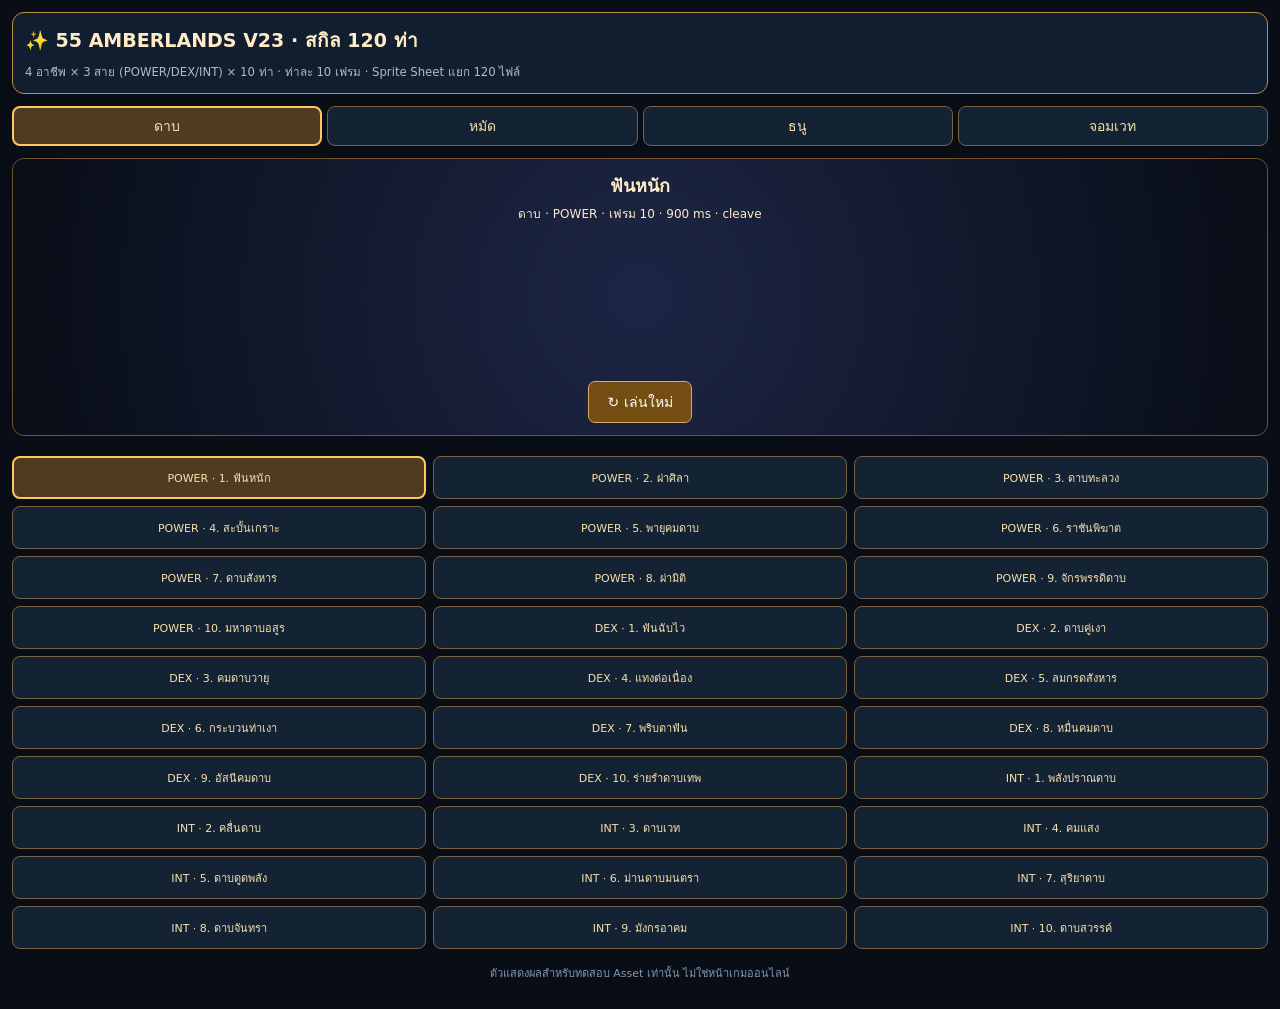
<file: skill-preview.html>
<!doctype html><html lang="th"><head><meta charset="utf-8"><meta name="viewport" content="width=device-width,initial-scale=1,viewport-fit=cover"><title>55 AMBERLANDS V23 • ดูสกิล 120 ท่า</title><style>*{box-sizing:border-box}body{font:14px system-ui,'Noto Sans Thai',sans-serif;background:#080d16;color:#ffebc5;margin:0;padding:12px}header{background:#101e30;border:1px solid #c18d43;padding:12px;border-radius:12px}h1{font-size:19px;margin:0 0 8px}small{color:#aebbc7}.jobs{display:grid;grid-template-columns:repeat(4,1fr);gap:5px;margin:12px 0}.jobs button,.skill{color:#f7dfac;background:#142334;border:1px solid #786243;border-radius:8px;padding:7px;cursor:pointer}.jobs button.on,.skill.on{border:2px solid #ffc75e;background:#503b21}#skills{display:grid;grid-template-columns:repeat(3,1fr);gap:7px;margin-top:12px}.skill{font-size:11px;min-height:43px}.panel{border:1px solid #73522e;background:radial-gradient(circle,#1d2645,#080d16);border-radius:12px;padding:12px;text-align:center}.fx{width:128px;height:128px;position:relative;margin:15px auto;background-repeat:no-repeat;background-size:1280px 128px;image-rendering:auto;animation:atlas 1s steps(10,end) infinite}@keyframes atlas{from{background-position:0 0}to{background-position:-1280px 0}}#skillname{font-size:18px;font-weight:700}#detail{font-size:12px;margin:4px 0 7px}#gallery{padding-top:8px}button{font:inherit}#replay{border-radius:7px;background:#744d12;color:white;border:1px solid #d9ac67;padding:9px 18px}footer{color:#8299b1;font-size:11px;padding:15px;text-align:center}</style></head><body><header><h1>✨ 55 AMBERLANDS V23 · สกิล 120 ท่า</h1><small>4 อาชีพ × 3 สาย (POWER/DEX/INT) × 10 ท่า · ท่าละ 10 เฟรม · Sprite Sheet แยก 120 ไฟล์</small></header><div class="jobs" id="jobs"></div><section class="panel"><div id="skillname"></div><div id="detail"></div><div class="fx" id="fx"></div><button id="replay" type="button">↻ เล่นใหม่</button></section><div id="gallery"><div id="skills"></div></div><footer>ตัวแสดงผลสำหรับทดสอบ Asset เท่านั้น ไม่ใช่หน้าเกมออนไลน์</footer><script>
const M={"ดาบ_POWER_0":{"file":"./assets/skills_v23/57528_0_0_3b513b18.png","name":"ฟันหนัก","job":"ดาบ","path":"POWER","index":0,"style":"cleave","frames":10,"frameWidth":128,"frameHeight":128,"durationMs":900},"ดาบ_POWER_1":{"file":"./assets/skills_v23/57528_0_1_2e092e8d.png","name":"ผ่าศิลา","job":"ดาบ","path":"POWER","index":1,"style":"crosscut","frames":10,"frameWidth":128,"frameHeight":128,"durationMs":995},"ดาบ_POWER_2":{"file":"./assets/skills_v23/57528_0_2_5c4e2a76.png","name":"ดาบทะลวง","job":"ดาบ","path":"POWER","index":2,"style":"whirl","frames":10,"frameWidth":128,"frameHeight":128,"durationMs":1090},"ดาบ_POWER_3":{"file":"./assets/skills_v23/57528_0_3_9be8b558.png","name":"สะบั้นเกราะ","job":"ดาบ","path":"POWER","index":3,"style":"bladeburst","frames":10,"frameWidth":128,"frameHeight":128,"durationMs":1185},"ดาบ_POWER_4":{"file":"./assets/skills_v23/57528_0_4_b0a8ddbf.png","name":"พายุคมดาบ","job":"ดาบ","path":"POWER","index":4,"style":"swordrain","frames":10,"frameWidth":128,"frameHeight":128,"durationMs":900},"ดาบ_POWER_5":{"file":"./assets/skills_v23/57528_0_5_abc57704.png","name":"ราชันพิฆาต","job":"ดาบ","path":"POWER","index":5,"style":"cleave","frames":10,"frameWidth":128,"frameHeight":128,"durationMs":995},"ดาบ_POWER_6":{"file":"./assets/skills_v23/57528_0_6_3c136cf7.png","name":"ดาบสังหาร","job":"ดาบ","path":"POWER","index":6,"style":"crosscut","frames":10,"frameWidth":128,"frameHeight":128,"durationMs":1090},"ดาบ_POWER_7":{"file":"./assets/skills_v23/57528_0_7_07e0f9da.png","name":"ผ่ามิติ","job":"ดาบ","path":"POWER","index":7,"style":"whirl","frames":10,"frameWidth":128,"frameHeight":128,"durationMs":1185},"ดาบ_POWER_8":{"file":"./assets/skills_v23/57528_0_8_5622f0bc.png","name":"จักรพรรดิดาบ","job":"ดาบ","path":"POWER","index":8,"style":"bladeburst","frames":10,"frameWidth":128,"frameHeight":128,"durationMs":900},"ดาบ_POWER_9":{"file":"./assets/skills_v23/57528_0_9_4655d45c.png","name":"มหาดาบอสูร","job":"ดาบ","path":"POWER","index":9,"style":"swordrain","frames":10,"frameWidth":128,"frameHeight":128,"durationMs":995},"ดาบ_DEX_0":{"file":"./assets/skills_v23/57528_1_0_5faf6dfd.png","name":"ฟันฉับไว","job":"ดาบ","path":"DEX","index":0,"style":"cleave","frames":10,"frameWidth":128,"frameHeight":128,"durationMs":900},"ดาบ_DEX_1":{"file":"./assets/skills_v23/57528_1_1_bad04989.png","name":"ดาบคู่เงา","job":"ดาบ","path":"DEX","index":1,"style":"crosscut","frames":10,"frameWidth":128,"frameHeight":128,"durationMs":995},"ดาบ_DEX_2":{"file":"./assets/skills_v23/57528_1_2_dc775e5e.png","name":"คมดาบวายุ","job":"ดาบ","path":"DEX","index":2,"style":"whirl","frames":10,"frameWidth":128,"frameHeight":128,"durationMs":1090},"ดาบ_DEX_3":{"file":"./assets/skills_v23/57528_1_3_38bfa9cd.png","name":"แทงต่อเนื่อง","job":"ดาบ","path":"DEX","index":3,"style":"bladeburst","frames":10,"frameWidth":128,"frameHeight":128,"durationMs":1185},"ดาบ_DEX_4":{"file":"./assets/skills_v23/57528_1_4_89650784.png","name":"ลมกรดสังหาร","job":"ดาบ","path":"DEX","index":4,"style":"swordrain","frames":10,"frameWidth":128,"frameHeight":128,"durationMs":900},"ดาบ_DEX_5":{"file":"./assets/skills_v23/57528_1_5_2d9ae754.png","name":"กระบวนท่าเงา","job":"ดาบ","path":"DEX","index":5,"style":"cleave","frames":10,"frameWidth":128,"frameHeight":128,"durationMs":995},"ดาบ_DEX_6":{"file":"./assets/skills_v23/57528_1_6_97c03d14.png","name":"พริบตาฟัน","job":"ดาบ","path":"DEX","index":6,"style":"crosscut","frames":10,"frameWidth":128,"frameHeight":128,"durationMs":1090},"ดาบ_DEX_7":{"file":"./assets/skills_v23/57528_1_7_39b3b936.png","name":"หมื่นคมดาบ","job":"ดาบ","path":"DEX","index":7,"style":"whirl","frames":10,"frameWidth":128,"frameHeight":128,"durationMs":1185},"ดาบ_DEX_8":{"file":"./assets/skills_v23/57528_1_8_67ffe2a0.png","name":"อัสนีคมดาบ","job":"ดาบ","path":"DEX","index":8,"style":"bladeburst","frames":10,"frameWidth":128,"frameHeight":128,"durationMs":900},"ดาบ_DEX_9":{"file":"./assets/skills_v23/57528_1_9_60d3ed3a.png","name":"ร่ายรำดาบเทพ","job":"ดาบ","path":"DEX","index":9,"style":"swordrain","frames":10,"frameWidth":128,"frameHeight":128,"durationMs":995},"ดาบ_INT_0":{"file":"./assets/skills_v23/57528_2_0_5b716b35.png","name":"พลังปราณดาบ","job":"ดาบ","path":"INT","index":0,"style":"cleave","frames":10,"frameWidth":128,"frameHeight":128,"durationMs":900},"ดาบ_INT_1":{"file":"./assets/skills_v23/57528_2_1_d88fbff9.png","name":"คลื่นดาบ","job":"ดาบ","path":"INT","index":1,"style":"crosscut","frames":10,"frameWidth":128,"frameHeight":128,"durationMs":995},"ดาบ_INT_2":{"file":"./assets/skills_v23/57528_2_2_2cd27f9e.png","name":"ดาบเวท","job":"ดาบ","path":"INT","index":2,"style":"whirl","frames":10,"frameWidth":128,"frameHeight":128,"durationMs":1090},"ดาบ_INT_3":{"file":"./assets/skills_v23/57528_2_3_3bdbb8b9.png","name":"คมแสง","job":"ดาบ","path":"INT","index":3,"style":"bladeburst","frames":10,"frameWidth":128,"frameHeight":128,"durationMs":1185},"ดาบ_INT_4":{"file":"./assets/skills_v23/57528_2_4_59a831c2.png","name":"ดาบดูดพลัง","job":"ดาบ","path":"INT","index":4,"style":"swordrain","frames":10,"frameWidth":128,"frameHeight":128,"durationMs":900},"ดาบ_INT_5":{"file":"./assets/skills_v23/57528_2_5_5fa5602b.png","name":"ม่านดาบมนตรา","job":"ดาบ","path":"INT","index":5,"style":"cleave","frames":10,"frameWidth":128,"frameHeight":128,"durationMs":995},"ดาบ_INT_6":{"file":"./assets/skills_v23/57528_2_6_edd22eda.png","name":"สุริยาดาบ","job":"ดาบ","path":"INT","index":6,"style":"crosscut","frames":10,"frameWidth":128,"frameHeight":128,"durationMs":1090},"ดาบ_INT_7":{"file":"./assets/skills_v23/57528_2_7_a95b3b54.png","name":"ดาบจันทรา","job":"ดาบ","path":"INT","index":7,"style":"whirl","frames":10,"frameWidth":128,"frameHeight":128,"durationMs":1185},"ดาบ_INT_8":{"file":"./assets/skills_v23/57528_2_8_ab375aeb.png","name":"มังกรอาคม","job":"ดาบ","path":"INT","index":8,"style":"bladeburst","frames":10,"frameWidth":128,"frameHeight":128,"durationMs":900},"ดาบ_INT_9":{"file":"./assets/skills_v23/57528_2_9_38767645.png","name":"ดาบสวรรค์","job":"ดาบ","path":"INT","index":9,"style":"swordrain","frames":10,"frameWidth":128,"frameHeight":128,"durationMs":995},"หมัด_POWER_0":{"file":"./assets/skills_v23/57528_0_0_47a91ff6.png","name":"หมัดเหล็ก","job":"หมัด","path":"POWER","index":0,"style":"shockwave","frames":10,"frameWidth":128,"frameHeight":128,"durationMs":900},"หมัด_POWER_1":{"file":"./assets/skills_v23/57528_0_1_85e5e0b8.png","name":"หมัดทะลวง","job":"หมัด","path":"POWER","index":1,"style":"uppercut","frames":10,"frameWidth":128,"frameHeight":128,"durationMs":995},"หมัด_POWER_2":{"file":"./assets/skills_v23/57528_0_2_124a48ed.png","name":"หมัดพสุธา","job":"หมัด","path":"POWER","index":2,"style":"afterimage","frames":10,"frameWidth":128,"frameHeight":128,"durationMs":1090},"หมัด_POWER_3":{"file":"./assets/skills_v23/57528_0_3_59ae4d0e.png","name":"หมัดสั่นสะเทือน","job":"หมัด","path":"POWER","index":3,"style":"groundbreak","frames":10,"frameWidth":128,"frameHeight":128,"durationMs":1185},"หมัด_POWER_4":{"file":"./assets/skills_v23/57528_0_4_e8424fc5.png","name":"หมัดอสูร","job":"หมัด","path":"POWER","index":4,"style":"spiralpunch","frames":10,"frameWidth":128,"frameHeight":128,"durationMs":900},"หมัด_POWER_5":{"file":"./assets/skills_v23/57528_0_5_7c92d8db.png","name":"กำปั้นยักษ์","job":"หมัด","path":"POWER","index":5,"style":"shockwave","frames":10,"frameWidth":128,"frameHeight":128,"durationMs":995},"หมัด_POWER_6":{"file":"./assets/skills_v23/57528_0_6_89b51810.png","name":"ระเบิดหมัด","job":"หมัด","path":"POWER","index":6,"style":"uppercut","frames":10,"frameWidth":128,"frameHeight":128,"durationMs":1090},"หมัด_POWER_7":{"file":"./assets/skills_v23/57528_0_7_995ea45f.png","name":"หมัดทลายภูผา","job":"หมัด","path":"POWER","index":7,"style":"afterimage","frames":10,"frameWidth":128,"frameHeight":128,"durationMs":1185},"หมัด_POWER_8":{"file":"./assets/skills_v23/57528_0_8_8dc4610e.png","name":"หมัดราชัน","job":"หมัด","path":"POWER","index":8,"style":"groundbreak","frames":10,"frameWidth":128,"frameHeight":128,"durationMs":900},"หมัด_POWER_9":{"file":"./assets/skills_v23/57528_0_9_a05bb79c.png","name":"หมัดเทพสงคราม","job":"หมัด","path":"POWER","index":9,"style":"spiralpunch","frames":10,"frameWidth":128,"frameHeight":128,"durationMs":995},"หมัด_DEX_0":{"file":"./assets/skills_v23/57528_1_0_156c309e.png","name":"หมัดว่องไว","job":"หมัด","path":"DEX","index":0,"style":"shockwave","frames":10,"frameWidth":128,"frameHeight":128,"durationMs":900},"หมัด_DEX_1":{"file":"./assets/skills_v23/57528_1_1_afae3c0c.png","name":"หมัดรัว","job":"หมัด","path":"DEX","index":1,"style":"uppercut","frames":10,"frameWidth":128,"frameHeight":128,"durationMs":995},"หมัด_DEX_2":{"file":"./assets/skills_v23/57528_1_2_bcf57e40.png","name":"หลบหลีก","job":"หมัด","path":"DEX","index":2,"style":"afterimage","frames":10,"frameWidth":128,"frameHeight":128,"durationMs":1090},"หมัด_DEX_3":{"file":"./assets/skills_v23/57528_1_3_676e4998.png","name":"หมัดลม","job":"หมัด","path":"DEX","index":3,"style":"groundbreak","frames":10,"frameWidth":128,"frameHeight":128,"durationMs":1185},"หมัด_DEX_4":{"file":"./assets/skills_v23/57528_1_4_f1551378.png","name":"หมัดเงา","job":"หมัด","path":"DEX","index":4,"style":"spiralpunch","frames":10,"frameWidth":128,"frameHeight":128,"durationMs":900},"หมัด_DEX_5":{"file":"./assets/skills_v23/57528_1_5_e23552b7.png","name":"พายุหมัด","job":"หมัด","path":"DEX","index":5,"style":"shockwave","frames":10,"frameWidth":128,"frameHeight":128,"durationMs":995},"หมัด_DEX_6":{"file":"./assets/skills_v23/57528_1_6_c41e7fd3.png","name":"หมัดพิฆาตต่อเนื่อง","job":"หมัด","path":"DEX","index":6,"style":"uppercut","frames":10,"frameWidth":128,"frameHeight":128,"durationMs":1090},"หมัด_DEX_7":{"file":"./assets/skills_v23/57528_1_7_96783d8a.png","name":"วิชาก้าวพริบตา","job":"หมัด","path":"DEX","index":7,"style":"afterimage","frames":10,"frameWidth":128,"frameHeight":128,"durationMs":1185},"หมัด_DEX_8":{"file":"./assets/skills_v23/57528_1_8_e0bb5ae6.png","name":"หมัดอัสนี","job":"หมัด","path":"DEX","index":8,"style":"groundbreak","frames":10,"frameWidth":128,"frameHeight":128,"durationMs":900},"หมัด_DEX_9":{"file":"./assets/skills_v23/57528_1_9_1e068693.png","name":"หมื่นหมัดไร้เงา","job":"หมัด","path":"DEX","index":9,"style":"spiralpunch","frames":10,"frameWidth":128,"frameHeight":128,"durationMs":995},"หมัด_INT_0":{"file":"./assets/skills_v23/57528_2_0_4e981c2f.png","name":"ปราณนักสู้","job":"หมัด","path":"INT","index":0,"style":"shockwave","frames":10,"frameWidth":128,"frameHeight":128,"durationMs":900},"หมัด_INT_1":{"file":"./assets/skills_v23/57528_2_1_3c2cd5ea.png","name":"หมัดเพลิง","job":"หมัด","path":"INT","index":1,"style":"uppercut","frames":10,"frameWidth":128,"frameHeight":128,"durationMs":995},"หมัด_INT_2":{"file":"./assets/skills_v23/57528_2_2_855efe2b.png","name":"หมัดน้ำแข็ง","job":"หมัด","path":"INT","index":2,"style":"afterimage","frames":10,"frameWidth":128,"frameHeight":128,"durationMs":1090},"หมัด_INT_3":{"file":"./assets/skills_v23/57528_2_3_36859735.png","name":"หมัดเวท","job":"หมัด","path":"INT","index":3,"style":"groundbreak","frames":10,"frameWidth":128,"frameHeight":128,"durationMs":1185},"หมัด_INT_4":{"file":"./assets/skills_v23/57528_2_4_f3b2f2ac.png","name":"หมัดสายฟ้า","job":"หมัด","path":"INT","index":4,"style":"spiralpunch","frames":10,"frameWidth":128,"frameHeight":128,"durationMs":900},"หมัด_INT_5":{"file":"./assets/skills_v23/57528_2_5_e8613b71.png","name":"เกราะปราณ","job":"หมัด","path":"INT","index":5,"style":"shockwave","frames":10,"frameWidth":128,"frameHeight":128,"durationMs":995},"หมัด_INT_6":{"file":"./assets/skills_v23/57528_2_6_92397c10.png","name":"ระเบิดพลังจิต","job":"หมัด","path":"INT","index":6,"style":"uppercut","frames":10,"frameWidth":128,"frameHeight":128,"durationMs":1090},"หมัด_INT_7":{"file":"./assets/skills_v23/57528_2_7_f6cebf79.png","name":"หมัดวิญญาณ","job":"หมัด","path":"INT","index":7,"style":"afterimage","frames":10,"frameWidth":128,"frameHeight":128,"durationMs":1185},"หมัด_INT_8":{"file":"./assets/skills_v23/57528_2_8_17b4e4f9.png","name":"พลังจิตอสูร","job":"หมัด","path":"INT","index":8,"style":"groundbreak","frames":10,"frameWidth":128,"frameHeight":128,"durationMs":900},"หมัด_INT_9":{"file":"./assets/skills_v23/57528_2_9_349883eb.png","name":"หมัดจักรวาล","job":"หมัด","path":"INT","index":9,"style":"spiralpunch","frames":10,"frameWidth":128,"frameHeight":128,"durationMs":995},"ธนู_POWER_0":{"file":"./assets/skills_v23/57528_0_0_deded5fc.png","name":"ยิงทะลวง","job":"ธนู","path":"POWER","index":0,"style":"arrowswarm","frames":10,"frameWidth":128,"frameHeight":128,"durationMs":900},"ธนู_POWER_1":{"file":"./assets/skills_v23/57528_0_1_3658ba3b.png","name":"ลูกศรหนัก","job":"ธนู","path":"POWER","index":1,"style":"pierce","frames":10,"frameWidth":128,"frameHeight":128,"durationMs":995},"ธนู_POWER_2":{"file":"./assets/skills_v23/57528_0_2_04ed0e74.png","name":"ยิงจุดตาย","job":"ธนู","path":"POWER","index":2,"style":"arrowrain","frames":10,"frameWidth":128,"frameHeight":128,"durationMs":1090},"ธนู_POWER_3":{"file":"./assets/skills_v23/57528_0_3_1de592d1.png","name":"ศรเจาะเกราะ","job":"ธนู","path":"POWER","index":3,"style":"homing","frames":10,"frameWidth":128,"frameHeight":128,"durationMs":1185},"ธนู_POWER_4":{"file":"./assets/skills_v23/57528_0_4_ddb035a0.png","name":"ฝนศร","job":"ธนู","path":"POWER","index":4,"style":"bowburst","frames":10,"frameWidth":128,"frameHeight":128,"durationMs":900},"ธนู_POWER_5":{"file":"./assets/skills_v23/57528_0_5_92b54221.png","name":"ศรพิฆาต","job":"ธนู","path":"POWER","index":5,"style":"arrowswarm","frames":10,"frameWidth":128,"frameHeight":128,"durationMs":995},"ธนู_POWER_6":{"file":"./assets/skills_v23/57528_0_6_b923915b.png","name":"ศรยักษ์","job":"ธนู","path":"POWER","index":6,"style":"pierce","frames":10,"frameWidth":128,"frameHeight":128,"durationMs":1090},"ธนู_POWER_7":{"file":"./assets/skills_v23/57528_0_7_a452947d.png","name":"ศรระเบิด","job":"ธนู","path":"POWER","index":7,"style":"arrowrain","frames":10,"frameWidth":128,"frameHeight":128,"durationMs":1185},"ธนู_POWER_8":{"file":"./assets/skills_v23/57528_0_8_e1d48fba.png","name":"ธนูราชัน","job":"ธนู","path":"POWER","index":8,"style":"homing","frames":10,"frameWidth":128,"frameHeight":128,"durationMs":900},"ธนู_POWER_9":{"file":"./assets/skills_v23/57528_0_9_12a95e6f.png","name":"ศรเทพทำลาย","job":"ธนู","path":"POWER","index":9,"style":"bowburst","frames":10,"frameWidth":128,"frameHeight":128,"durationMs":995},"ธนู_DEX_0":{"file":"./assets/skills_v23/57528_1_0_65260141.png","name":"ยิงเร็ว","job":"ธนู","path":"DEX","index":0,"style":"arrowswarm","frames":10,"frameWidth":128,"frameHeight":128,"durationMs":900},"ธนู_DEX_1":{"file":"./assets/skills_v23/57528_1_1_dbe9a476.png","name":"ยิงสองดอก","job":"ธนู","path":"DEX","index":1,"style":"pierce","frames":10,"frameWidth":128,"frameHeight":128,"durationMs":995},"ธนู_DEX_2":{"file":"./assets/skills_v23/57528_1_2_ea08fcb9.png","name":"สายลมหนุน","job":"ธนู","path":"DEX","index":2,"style":"arrowrain","frames":10,"frameWidth":128,"frameHeight":128,"durationMs":1090},"ธนู_DEX_3":{"file":"./assets/skills_v23/57528_1_3_4b5f89ed.png","name":"ยิงต่อเนื่อง","job":"ธนู","path":"DEX","index":3,"style":"homing","frames":10,"frameWidth":128,"frameHeight":128,"durationMs":1185},"ธนู_DEX_4":{"file":"./assets/skills_v23/57528_1_4_45854d8c.png","name":"ยิงห้าดอก","job":"ธนู","path":"DEX","index":4,"style":"bowburst","frames":10,"frameWidth":128,"frameHeight":128,"durationMs":900},"ธนู_DEX_5":{"file":"./assets/skills_v23/57528_1_5_fb1edac5.png","name":"เงานักล่า","job":"ธนู","path":"DEX","index":5,"style":"arrowswarm","frames":10,"frameWidth":128,"frameHeight":128,"durationMs":995},"ธนู_DEX_6":{"file":"./assets/skills_v23/57528_1_6_95fdb265.png","name":"พายุศร","job":"ธนู","path":"DEX","index":6,"style":"pierce","frames":10,"frameWidth":128,"frameHeight":128,"durationMs":1090},"ธนู_DEX_7":{"file":"./assets/skills_v23/57528_1_7_cd3f9968.png","name":"ศรแสงพริบตา","job":"ธนู","path":"DEX","index":7,"style":"arrowrain","frames":10,"frameWidth":128,"frameHeight":128,"durationMs":1185},"ธนู_DEX_8":{"file":"./assets/skills_v23/57528_1_8_f0109d85.png","name":"ห่าศรสังหาร","job":"ธนู","path":"DEX","index":8,"style":"homing","frames":10,"frameWidth":128,"frameHeight":128,"durationMs":900},"ธนู_DEX_9":{"file":"./assets/skills_v23/57528_1_9_ffffae5a.png","name":"ฝนดาวตก","job":"ธนู","path":"DEX","index":9,"style":"bowburst","frames":10,"frameWidth":128,"frameHeight":128,"durationMs":995},"ธนู_INT_0":{"file":"./assets/skills_v23/57528_2_0_f4759403.png","name":"ศรเวท","job":"ธนู","path":"INT","index":0,"style":"arrowswarm","frames":10,"frameWidth":128,"frameHeight":128,"durationMs":900},"ธนู_INT_1":{"file":"./assets/skills_v23/57528_2_1_fdbfc910.png","name":"ศรเพลิง","job":"ธนู","path":"INT","index":1,"style":"pierce","frames":10,"frameWidth":128,"frameHeight":128,"durationMs":995},"ธนู_INT_2":{"file":"./assets/skills_v23/57528_2_2_28aa613c.png","name":"ศรน้ำแข็ง","job":"ธนู","path":"INT","index":2,"style":"arrowrain","frames":10,"frameWidth":128,"frameHeight":128,"durationMs":1090},"ธนู_INT_3":{"file":"./assets/skills_v23/57528_2_3_2fc4ca8c.png","name":"ศรพิษ","job":"ธนู","path":"INT","index":3,"style":"homing","frames":10,"frameWidth":128,"frameHeight":128,"durationMs":1185},"ธนู_INT_4":{"file":"./assets/skills_v23/57528_2_4_94a261ce.png","name":"ศรสายฟ้า","job":"ธนู","path":"INT","index":4,"style":"bowburst","frames":10,"frameWidth":128,"frameHeight":128,"durationMs":900},"ธนู_INT_5":{"file":"./assets/skills_v23/57528_2_5_62c9725b.png","name":"พรนักล่า","job":"ธนู","path":"INT","index":5,"style":"arrowswarm","frames":10,"frameWidth":128,"frameHeight":128,"durationMs":995},"ธนู_INT_6":{"file":"./assets/skills_v23/57528_2_6_84933cdc.png","name":"ศรอาคม","job":"ธนู","path":"INT","index":6,"style":"pierce","frames":10,"frameWidth":128,"frameHeight":128,"durationMs":1090},"ธนู_INT_7":{"file":"./assets/skills_v23/57528_2_7_b38cdf4b.png","name":"ศรวิญญาณ","job":"ธนู","path":"INT","index":7,"style":"arrowrain","frames":10,"frameWidth":128,"frameHeight":128,"durationMs":1185},"ธนู_INT_8":{"file":"./assets/skills_v23/57528_2_8_f50bc577.png","name":"ศรแสงจันทร์","job":"ธนู","path":"INT","index":8,"style":"homing","frames":10,"frameWidth":128,"frameHeight":128,"durationMs":900},"ธนู_INT_9":{"file":"./assets/skills_v23/57528_2_9_6e7f0a2e.png","name":"ศรพิพากษา","job":"ธนู","path":"INT","index":9,"style":"bowburst","frames":10,"frameWidth":128,"frameHeight":128,"durationMs":995},"จอมเวท_POWER_0":{"file":"./assets/skills_v23/57528_0_0_4c84533e.png","name":"ลูกไฟหนัก","job":"จอมเวท","path":"POWER","index":0,"style":"spellring","frames":10,"frameWidth":128,"frameHeight":128,"durationMs":900},"จอมเวท_POWER_1":{"file":"./assets/skills_v23/57528_0_1_cf263e4d.png","name":"ระเบิดเพลิง","job":"จอมเวท","path":"POWER","index":1,"style":"meteor","frames":10,"frameWidth":128,"frameHeight":128,"durationMs":995},"จอมเวท_POWER_2":{"file":"./assets/skills_v23/57528_0_2_7d2d8a96.png","name":"อุกกาบาตเล็ก","job":"จอมเวท","path":"POWER","index":2,"style":"lightning","frames":10,"frameWidth":128,"frameHeight":128,"durationMs":1090},"จอมเวท_POWER_3":{"file":"./assets/skills_v23/57528_0_3_5ac0e608.png","name":"เปลวไฟคลั่ง","job":"จอมเวท","path":"POWER","index":3,"style":"icecrystals","frames":10,"frameWidth":128,"frameHeight":128,"durationMs":1185},"จอมเวท_POWER_4":{"file":"./assets/skills_v23/57528_0_4_6ff83e95.png","name":"ไฟนรก","job":"จอมเวท","path":"POWER","index":4,"style":"nova","frames":10,"frameWidth":128,"frameHeight":128,"durationMs":900},"จอมเวท_POWER_5":{"file":"./assets/skills_v23/57528_0_5_64bff181.png","name":"เพลิงมังกร","job":"จอมเวท","path":"POWER","index":5,"style":"spellring","frames":10,"frameWidth":128,"frameHeight":128,"durationMs":995},"จอมเวท_POWER_6":{"file":"./assets/skills_v23/57528_0_6_241ac998.png","name":"อุกกาบาต","job":"จอมเวท","path":"POWER","index":6,"style":"meteor","frames":10,"frameWidth":128,"frameHeight":128,"durationMs":1090},"จอมเวท_POWER_7":{"file":"./assets/skills_v23/57528_0_7_c11fde0d.png","name":"พายุเพลิง","job":"จอมเวท","path":"POWER","index":7,"style":"lightning","frames":10,"frameWidth":128,"frameHeight":128,"durationMs":1185},"จอมเวท_POWER_8":{"file":"./assets/skills_v23/57528_0_8_3fe57438.png","name":"มหาอัคคี","job":"จอมเวท","path":"POWER","index":8,"style":"icecrystals","frames":10,"frameWidth":128,"frameHeight":128,"durationMs":900},"จอมเวท_POWER_9":{"file":"./assets/skills_v23/57528_0_9_d75b2e58.png","name":"วันสิ้นโลก","job":"จอมเวท","path":"POWER","index":9,"style":"nova","frames":10,"frameWidth":128,"frameHeight":128,"durationMs":995},"จอมเวท_DEX_0":{"file":"./assets/skills_v23/57528_1_0_6d07db22.png","name":"เวทฉับไว","job":"จอมเวท","path":"DEX","index":0,"style":"spellring","frames":10,"frameWidth":128,"frameHeight":128,"durationMs":900},"จอมเวท_DEX_1":{"file":"./assets/skills_v23/57528_1_1_421296d2.png","name":"สายฟ้าเร็ว","job":"จอมเวท","path":"DEX","index":1,"style":"meteor","frames":10,"frameWidth":128,"frameHeight":128,"durationMs":995},"จอมเวท_DEX_2":{"file":"./assets/skills_v23/57528_1_2_149c4dbd.png","name":"น้ำแข็งแหลม","job":"จอมเวท","path":"DEX","index":2,"style":"lightning","frames":10,"frameWidth":128,"frameHeight":128,"durationMs":1090},"จอมเวท_DEX_3":{"file":"./assets/skills_v23/57528_1_3_f61f4de5.png","name":"พายุลม","job":"จอมเวท","path":"DEX","index":3,"style":"icecrystals","frames":10,"frameWidth":128,"frameHeight":128,"durationMs":1185},"จอมเวท_DEX_4":{"file":"./assets/skills_v23/57528_1_4_591dc66a.png","name":"โซ่สายฟ้า","job":"จอมเวท","path":"DEX","index":4,"style":"nova","frames":10,"frameWidth":128,"frameHeight":128,"durationMs":900},"จอมเวท_DEX_5":{"file":"./assets/skills_v23/57528_1_5_26fd930d.png","name":"เร่งร่ายเวท","job":"จอมเวท","path":"DEX","index":5,"style":"spellring","frames":10,"frameWidth":128,"frameHeight":128,"durationMs":995},"จอมเวท_DEX_6":{"file":"./assets/skills_v23/57528_1_6_506bf575.png","name":"พายุหิมะ","job":"จอมเวท","path":"DEX","index":6,"style":"meteor","frames":10,"frameWidth":128,"frameHeight":128,"durationMs":1090},"จอมเวท_DEX_7":{"file":"./assets/skills_v23/57528_1_7_153a2d52.png","name":"ฟ้าผ่า","job":"จอมเวท","path":"DEX","index":7,"style":"lightning","frames":10,"frameWidth":128,"frameHeight":128,"durationMs":1185},"จอมเวท_DEX_8":{"file":"./assets/skills_v23/57528_1_8_b99be0ad.png","name":"พายุอัสนี","job":"จอมเวท","path":"DEX","index":8,"style":"icecrystals","frames":10,"frameWidth":128,"frameHeight":128,"durationMs":900},"จอมเวท_DEX_9":{"file":"./assets/skills_v23/57528_1_9_c0489d20.png","name":"สายฟ้าพิพากษา","job":"จอมเวท","path":"DEX","index":9,"style":"nova","frames":10,"frameWidth":128,"frameHeight":128,"durationMs":995},"จอมเวท_INT_0":{"file":"./assets/skills_v23/57528_2_0_85307892.png","name":"ลูกแก้วเวท","job":"จอมเวท","path":"INT","index":0,"style":"spellring","frames":10,"frameWidth":128,"frameHeight":128,"durationMs":900},"จอมเวท_INT_1":{"file":"./assets/skills_v23/57528_2_1_87000821.png","name":"เกราะมานา","job":"จอมเวท","path":"INT","index":1,"style":"meteor","frames":10,"frameWidth":128,"frameHeight":128,"durationMs":995},"จอมเวท_INT_2":{"file":"./assets/skills_v23/57528_2_2_77ef83bd.png","name":"ดูดพลัง","job":"จอมเวท","path":"INT","index":2,"style":"lightning","frames":10,"frameWidth":128,"frameHeight":128,"durationMs":1090},"จอมเวท_INT_3":{"file":"./assets/skills_v23/57528_2_3_4bd798f1.png","name":"วงแหวนอาคม","job":"จอมเวท","path":"INT","index":3,"style":"icecrystals","frames":10,"frameWidth":128,"frameHeight":128,"durationMs":1185},"จอมเวท_INT_4":{"file":"./assets/skills_v23/57528_2_4_6bec7a96.png","name":"คลื่นจิต","job":"จอมเวท","path":"INT","index":4,"style":"nova","frames":10,"frameWidth":128,"frameHeight":128,"durationMs":900},"จอมเวท_INT_5":{"file":"./assets/skills_v23/57528_2_5_f6a2c47a.png","name":"ฟื้นฟูมานา","job":"จอมเวท","path":"INT","index":5,"style":"spellring","frames":10,"frameWidth":128,"frameHeight":128,"durationMs":995},"จอมเวท_INT_6":{"file":"./assets/skills_v23/57528_2_6_7c38ad2f.png","name":"เวทโบราณ","job":"จอมเวท","path":"INT","index":6,"style":"meteor","frames":10,"frameWidth":128,"frameHeight":128,"durationMs":1090},"จอมเวท_INT_7":{"file":"./assets/skills_v23/57528_2_7_e5289bf4.png","name":"มิติเวท","job":"จอมเวท","path":"INT","index":7,"style":"lightning","frames":10,"frameWidth":128,"frameHeight":128,"durationMs":1185},"จอมเวท_INT_8":{"file":"./assets/skills_v23/57528_2_8_65f568cd.png","name":"มหาเวทดวงดาว","job":"จอมเวท","path":"INT","index":8,"style":"icecrystals","frames":10,"frameWidth":128,"frameHeight":128,"durationMs":900},"จอมเวท_INT_9":{"file":"./assets/skills_v23/57528_2_9_601e5a3e.png","name":"จักรวาลมนตรา","job":"จอมเวท","path":"INT","index":9,"style":"nova","frames":10,"frameWidth":128,"frameHeight":128,"durationMs":995}};let job='ดาบ',key='';const $=s=>document.querySelector(s);function refreshJobs(){const jobs=['ดาบ','หมัด','ธนู','จอมเวท'];$('#jobs').innerHTML=jobs.map(j=>`<button data-job="${j}" class="${job===j?'on':''}">${j}</button>`).join('');document.querySelectorAll('[data-job]').forEach(b=>b.onclick=()=>{job=b.dataset.job;refreshJobs();refreshSkills()})}function select(id){key=id;const a=M[id];$('#skillname').textContent=a.name;$('#detail').textContent=a.job+' · '+a.path+' · เฟรม '+a.frames+' · '+a.durationMs+' ms · '+a.style;const el=$('#fx');el.style.backgroundImage=`url('${a.file}')`;el.style.animationDuration=a.durationMs+'ms';el.style.animation='none';void el.offsetWidth;el.style.animation='atlas '+a.durationMs+'ms steps(10,end) infinite';document.querySelectorAll('[data-skill]').forEach(b=>b.classList.toggle('on',b.dataset.skill===key))}function refreshSkills(){const arr=Object.entries(M).filter(([,x])=>x.job===job);$('#skills').innerHTML=arr.map(([id,a])=>`<button class="skill" data-skill="${id}">${a.path} · ${a.index+1}. ${a.name}</button>`).join('');document.querySelectorAll('[data-skill]').forEach(b=>b.onclick=()=>select(b.dataset.skill));select(arr[0][0])}$('#replay').onclick=()=>select(key);refreshJobs();refreshSkills();</script></body></html>
</file>
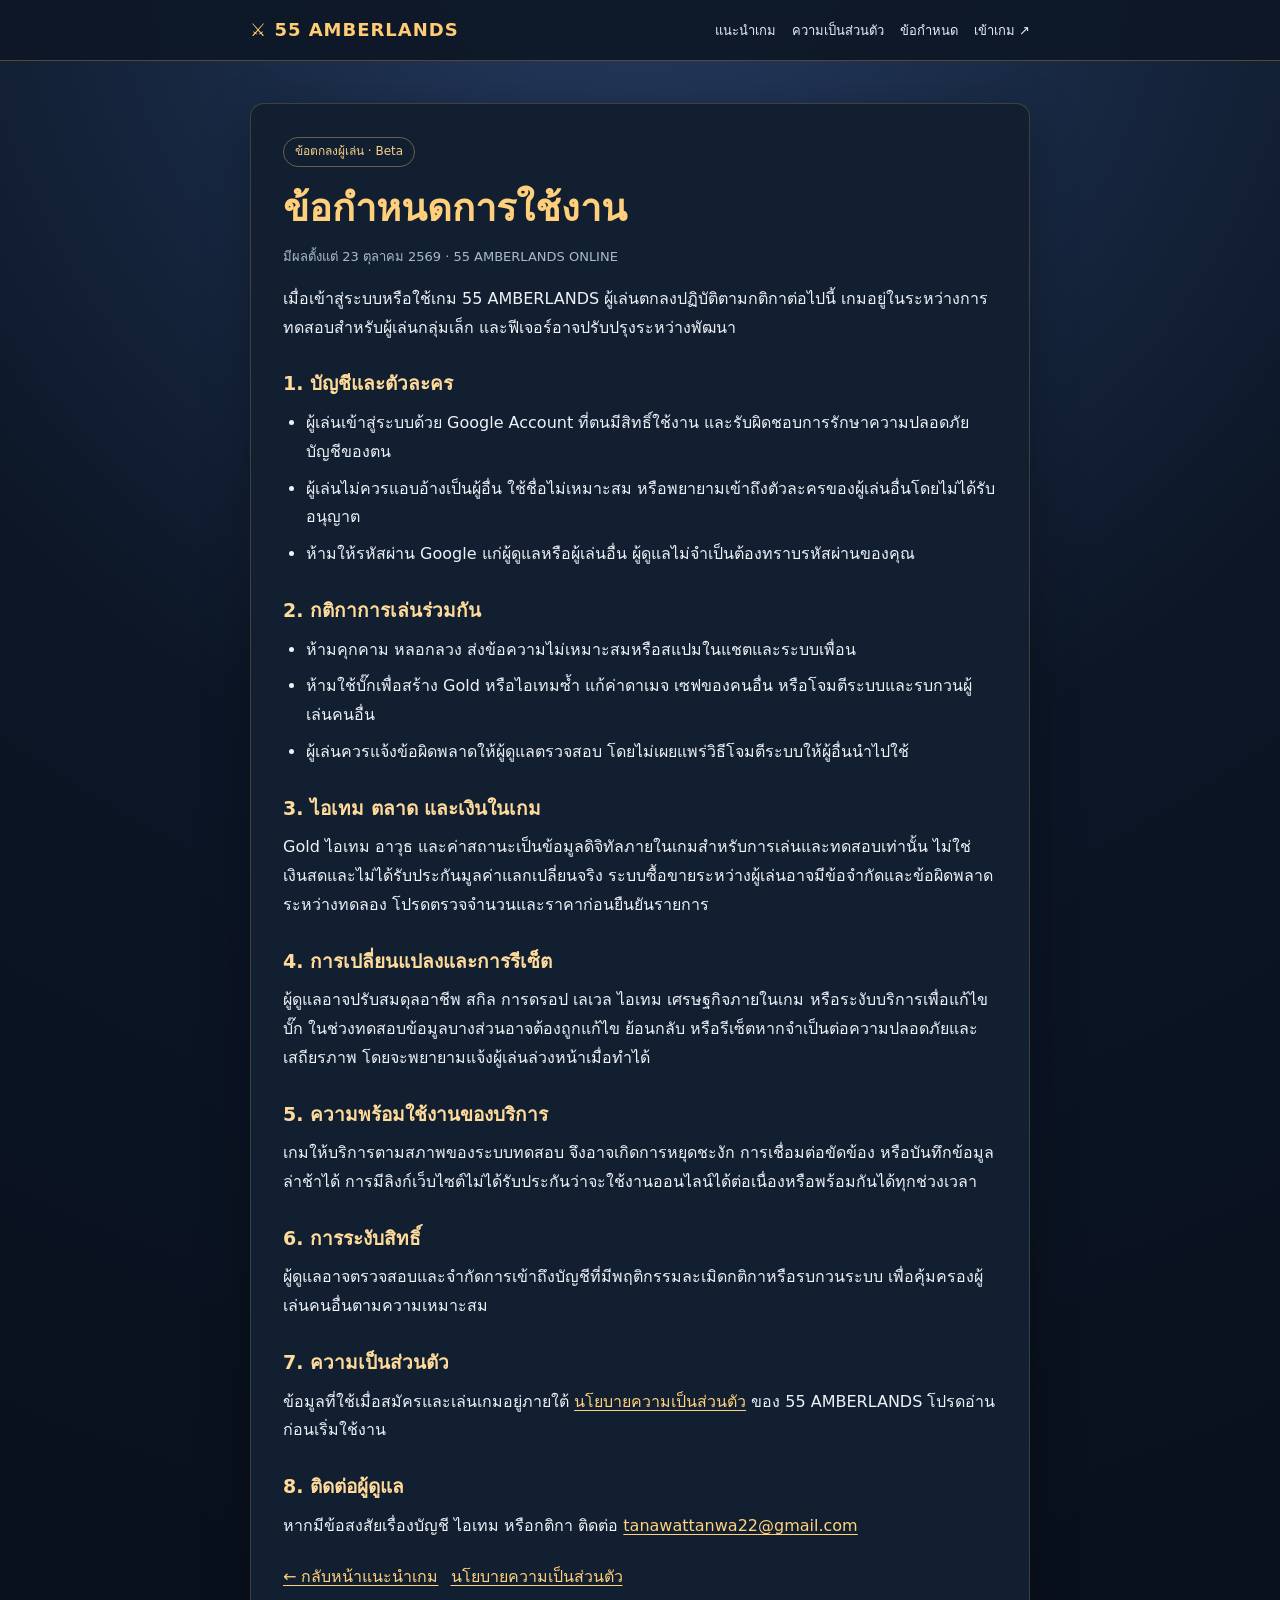
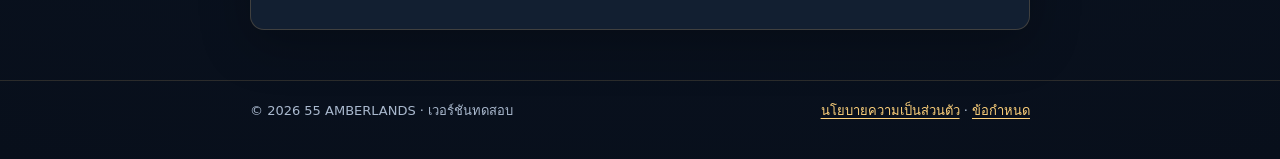
<file: terms.html>
<!doctype html>
<html lang="th">
<head>
  <meta charset="utf-8">
  <meta name="viewport" content="width=device-width,initial-scale=1,viewport-fit=cover">
  <meta name="description" content="ข้อกำหนดการใช้งานเกม 55 AMBERLANDS และกติกาสำหรับผู้เล่นในช่วงทดสอบ">
  <meta name="robots" content="index,follow">
  <meta name="theme-color" content="#0b1423">
  <link rel="canonical" href="https://55-amberlands.netlify.app/terms.html">
  <link rel="stylesheet" href="./legal.css">
  <title>ข้อกำหนดการใช้งาน | 55 AMBERLANDS</title>
</head>
<body>
<header class="site-header"><div class="wrap header-row"><a class="brand" href="./about.html">⚔ 55 AMBERLANDS</a><nav aria-label="เมนูข้อมูลเกม"><a href="./about.html">แนะนำเกม</a><a href="./privacy.html">ความเป็นส่วนตัว</a><a href="./terms.html" aria-current="page">ข้อกำหนด</a><a href="./">เข้าเกม ↗</a></nav></div></header>
<main class="wrap"><article class="card">
<span class="pill">ข้อตกลงผู้เล่น · Beta</span>
<h1>ข้อกำหนดการใช้งาน</h1>
<p class="small">มีผลตั้งแต่ 23 ตุลาคม 2569 · 55 AMBERLANDS ONLINE</p>
<p>เมื่อเข้าสู่ระบบหรือใช้เกม 55 AMBERLANDS ผู้เล่นตกลงปฏิบัติตามกติกาต่อไปนี้ เกมอยู่ในระหว่างการทดสอบสำหรับผู้เล่นกลุ่มเล็ก และฟีเจอร์อาจปรับปรุงระหว่างพัฒนา</p>
<h2>1. บัญชีและตัวละคร</h2>
<ul>
 <li>ผู้เล่นเข้าสู่ระบบด้วย Google Account ที่ตนมีสิทธิ์ใช้งาน และรับผิดชอบการรักษาความปลอดภัยบัญชีของตน</li>
 <li>ผู้เล่นไม่ควรแอบอ้างเป็นผู้อื่น ใช้ชื่อไม่เหมาะสม หรือพยายามเข้าถึงตัวละครของผู้เล่นอื่นโดยไม่ได้รับอนุญาต</li>
 <li>ห้ามให้รหัสผ่าน Google แก่ผู้ดูแลหรือผู้เล่นอื่น ผู้ดูแลไม่จำเป็นต้องทราบรหัสผ่านของคุณ</li>
</ul>
<h2>2. กติกาการเล่นร่วมกัน</h2>
<ul>
 <li>ห้ามคุกคาม หลอกลวง ส่งข้อความไม่เหมาะสมหรือสแปมในแชตและระบบเพื่อน</li>
 <li>ห้ามใช้บั๊กเพื่อสร้าง Gold หรือไอเทมซ้ำ แก้ค่าดาเมจ เซฟของคนอื่น หรือโจมตีระบบและรบกวนผู้เล่นคนอื่น</li>
 <li>ผู้เล่นควรแจ้งข้อผิดพลาดให้ผู้ดูแลตรวจสอบ โดยไม่เผยแพร่วิธีโจมตีระบบให้ผู้อื่นนำไปใช้</li>
</ul>
<h2>3. ไอเทม ตลาด และเงินในเกม</h2>
<p>Gold ไอเทม อาวุธ และค่าสถานะเป็นข้อมูลดิจิทัลภายในเกมสำหรับการเล่นและทดสอบเท่านั้น ไม่ใช่เงินสดและไม่ได้รับประกันมูลค่าแลกเปลี่ยนจริง ระบบซื้อขายระหว่างผู้เล่นอาจมีข้อจำกัดและข้อผิดพลาดระหว่างทดลอง โปรดตรวจจำนวนและราคาก่อนยืนยันรายการ</p>
<h2>4. การเปลี่ยนแปลงและการรีเซ็ต</h2>
<p>ผู้ดูแลอาจปรับสมดุลอาชีพ สกิล การดรอป เลเวล ไอเทม เศรษฐกิจภายในเกม หรือระงับบริการเพื่อแก้ไขบั๊ก ในช่วงทดสอบข้อมูลบางส่วนอาจต้องถูกแก้ไข ย้อนกลับ หรือรีเซ็ตหากจำเป็นต่อความปลอดภัยและเสถียรภาพ โดยจะพยายามแจ้งผู้เล่นล่วงหน้าเมื่อทำได้</p>
<h2>5. ความพร้อมใช้งานของบริการ</h2>
<p>เกมให้บริการตามสภาพของระบบทดสอบ จึงอาจเกิดการหยุดชะงัก การเชื่อมต่อขัดข้อง หรือบันทึกข้อมูลล่าช้าได้ การมีลิงก์เว็บไซต์ไม่ได้รับประกันว่าจะใช้งานออนไลน์ได้ต่อเนื่องหรือพร้อมกันได้ทุกช่วงเวลา</p>
<h2>6. การระงับสิทธิ์</h2>
<p>ผู้ดูแลอาจตรวจสอบและจำกัดการเข้าถึงบัญชีที่มีพฤติกรรมละเมิดกติกาหรือรบกวนระบบ เพื่อคุ้มครองผู้เล่นคนอื่นตามความเหมาะสม</p>
<h2>7. ความเป็นส่วนตัว</h2>
<p>ข้อมูลที่ใช้เมื่อสมัครและเล่นเกมอยู่ภายใต้ <a href="./privacy.html">นโยบายความเป็นส่วนตัว</a> ของ 55 AMBERLANDS โปรดอ่านก่อนเริ่มใช้งาน</p>
<h2>8. ติดต่อผู้ดูแล</h2>
<p>หากมีข้อสงสัยเรื่องบัญชี ไอเทม หรือกติกา ติดต่อ <a href="mailto:tanawattanwa22@gmail.com">tanawattanwa22@gmail.com</a></p>
<div class="links"><a href="./about.html">← กลับหน้าแนะนำเกม</a><a href="./privacy.html">นโยบายความเป็นส่วนตัว</a></div>
</article></main>
<footer><div class="wrap"><span>© 2026 55 AMBERLANDS · เวอร์ชันทดสอบ</span><span><a href="./privacy.html">นโยบายความเป็นส่วนตัว</a> · <a href="./terms.html">ข้อกำหนด</a></span></div></footer>
</body>
</html>
</file>
<file: legal.css>
/* Only for the public information pages; the game styles are unchanged. */
:root{color-scheme:dark;font-family:system-ui,-apple-system,"Noto Sans Thai",Tahoma,sans-serif;color:#edf2f7;background:#0a111e;line-height:1.8}
*{box-sizing:border-box}body{margin:0;min-height:100vh;background:radial-gradient(circle at 50% -80px,#253c61 0,#0c1626 45%,#080f1b 100%)}
a{color:#ffd27b;text-underline-offset:3px}a:hover{color:#fff0ba}
.site-header{border-bottom:1px solid #af854f70;background:#0d1726e8;padding:14px 0;position:relative}
.wrap{width:min(780px,calc(100% - 34px));margin:auto}
.header-row{display:flex;align-items:center;justify-content:space-between;gap:16px;flex-wrap:wrap}
.brand{font-weight:900;letter-spacing:.055em;color:#ffcd73;text-decoration:none;font-size:18px}
nav{display:flex;gap:16px;align-items:center;flex-wrap:wrap}nav a{font-size:13px;white-space:nowrap;color:#e8eff8;text-decoration:none}
main{padding:42px 0 50px}h1{font-size:clamp(26px,5vw,38px);color:#ffcf7c;line-height:1.3;margin:0 0 12px}h2{font-size:19px;color:#ffdb9b;line-height:1.4;margin:28px 0 10px}h3{font-size:16px;color:#fff3d3;margin:18px 0 8px}
p{margin:12px 0 16px}ul{padding-left:23px;margin:12px 0 18px}li{margin:8px 0}.lede{font-size:17px;color:#cbd9ea}
.card{background:#121f31;border:1px solid #a98c604d;border-radius:14px;padding:clamp(20px,5vw,32px);box-shadow:0 14px 50px #0004}
.pill{display:inline-block;border-radius:30px;border:1px solid #d9b26a70;padding:3px 11px;color:#f7cf88;font-size:12px;margin-bottom:17px}
.small{color:#aab9ce;font-size:13px}.accent{color:#ffe2ab;font-weight:650}.btn{display:inline-flex;align-items:center;justify-content:center;min-height:46px;padding:11px 24px;border-radius:9px;text-decoration:none;color:#17120c;background:linear-gradient(120deg,#ffe4a2,#d99e42);font-weight:800;box-shadow:0 4px 0 #7b5322}
.btn:hover{color:#17120c;background:#ffe2a8}.links{display:flex;gap:12px;align-items:center;flex-wrap:wrap;margin:22px 0 6px}
footer{padding:18px 0 36px;border-top:1px solid #a98c6038;font-size:13px;color:#aab9ce}footer .wrap{display:flex;align-items:center;gap:14px;justify-content:space-between;flex-wrap:wrap}
.notice{background:#1c2940;border-left:3px solid #c69b55;padding:13px 16px;border-radius:7px}
@media(max-width:580px){main{padding:22px 0 36px}nav{gap:9px}.header-row{align-items:flex-start}.brand{font-size:16px}nav a{font-size:12px}}
</file>
